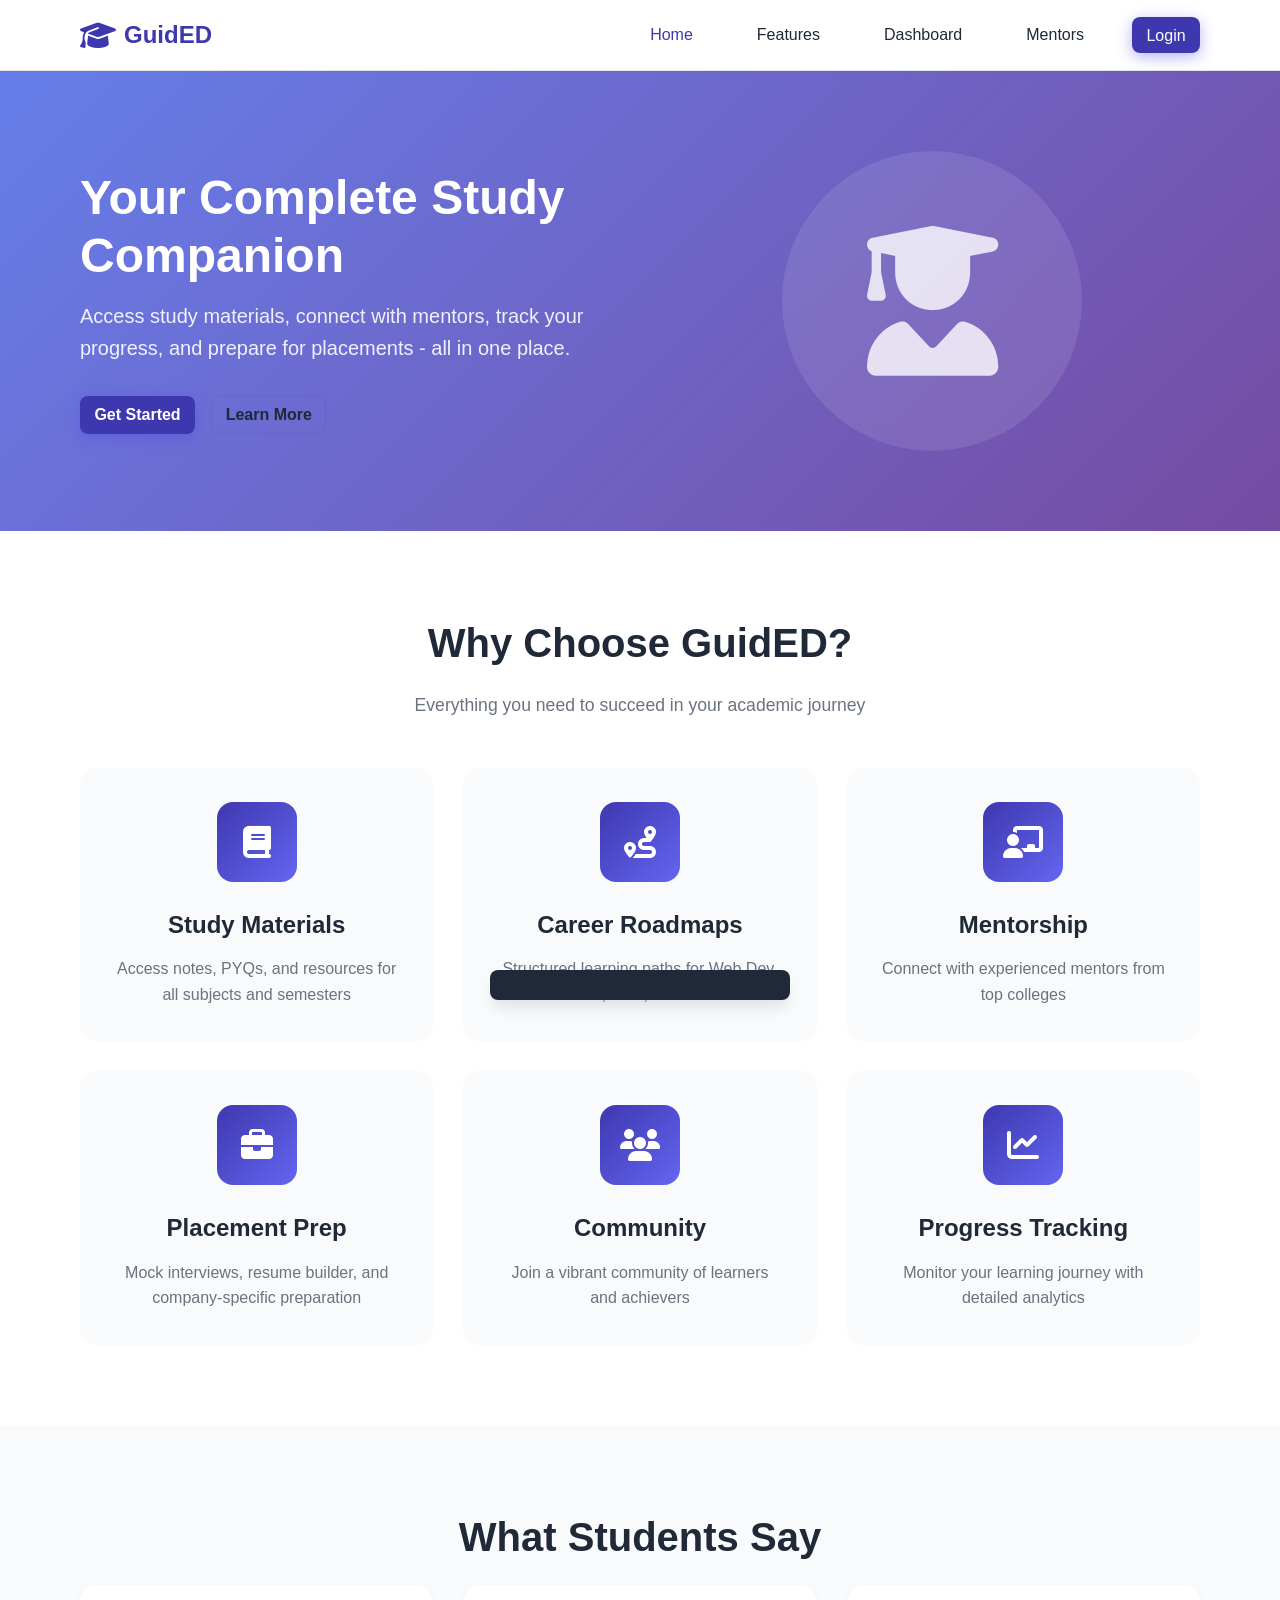
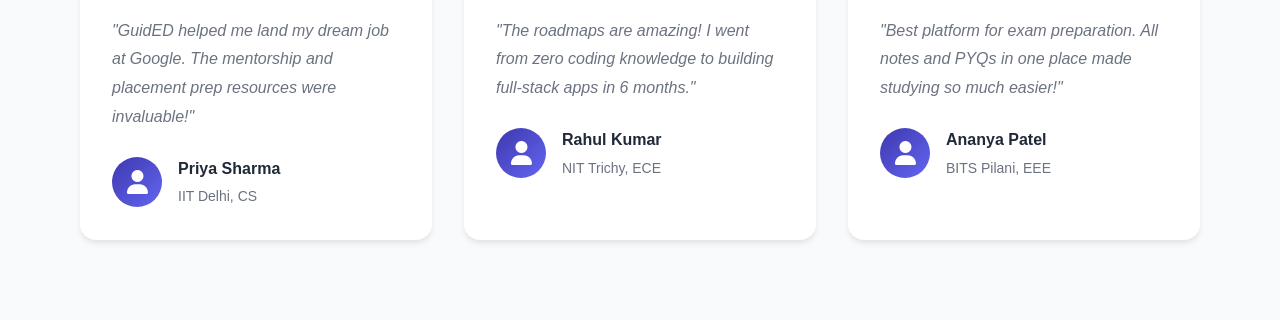
<file: index.html>
<!DOCTYPE html>
<html lang="en">
<head>
    <meta charset="UTF-8">
    <meta name="viewport" content="width=device-width, initial-scale=1.0">
    <title>GuidED - Your Student Success Platform</title>
    <link rel="stylesheet" href="style.css">
    <link rel="stylesheet" href="https://cdnjs.cloudflare.com/ajax/libs/font-awesome/6.4.0/css/all.min.css">
</head>
<body>
    <!-- Navigation Bar -->
    <nav class="navbar">
        <div class="container nav-container">
            <div class="logo">
                <i class="fas fa-graduation-cap"></i>
                <span>GuidED</span>
            </div>
            <ul class="nav-links" id="navLinks">
                <li><a href="#home" class="nav-link active">Home</a></li>
                <li><a href="#features" class="nav-link">Features</a></li>
                <li><a href="#dashboard" class="nav-link">Dashboard</a></li>
                <li><a href="#mentors" class="nav-link">Mentors</a></li>
                <li><a href="login.html" class="nav-link btn-primary">Login</a></li>
            </ul>
            <div class="hamburger" id="hamburger">
                <span></span>
                <span></span>
                <span></span>
            </div>
        </div>
    </nav>

    <!-- Landing Page -->
    <section id="home" class="hero-section">
        <div class="container hero-container">
            <div class="hero-content">
                <h1 class="hero-title">Your Complete Study Companion</h1>
                <p class="hero-subtitle">Access study materials, connect with mentors, track your progress, and prepare for placements - all in one place.</p>
                <div class="hero-buttons">
                    <button class="btn btn-primary" onclick="navigateTo('dashboard')">Get Started</button>
                    <button class="btn btn-secondary" onclick="navigateTo('features')">Learn More</button>
                </div>
            </div>
            <div class="hero-image">
                <div class="hero-illustration">
                    <i class="fas fa-user-graduate"></i>
                </div>
            </div>
        </div>
    </section>

    <!-- Features Section -->
    <section id="features" class="features-section">
        <div class="container">
            <h2 class="section-title">Why Choose GuidED?</h2>
            <p class="section-subtitle">Everything you need to succeed in your academic journey</p>
            <div class="features-grid">
                <div class="feature-card">
                    <div class="feature-icon">
                        <i class="fas fa-book"></i>
                    </div>
                    <h3>Study Materials</h3>
                    <p>Access notes, PYQs, and resources for all subjects and semesters</p>
                </div>
                <div class="feature-card">
                    <div class="feature-icon">
                        <i class="fas fa-route"></i>
                    </div>
                    <h3>Career Roadmaps</h3>
                    <p>Structured learning paths for Web Dev, AI/ML, DSA, and more</p>
                </div>
                <div class="feature-card">
                    <div class="feature-icon">
                        <i class="fas fa-chalkboard-teacher"></i>
                    </div>
                    <h3>Mentorship</h3>
                    <p>Connect with experienced mentors from top colleges</p>
                </div>
                <div class="feature-card">
                    <div class="feature-icon">
                        <i class="fas fa-briefcase"></i>
                    </div>
                    <h3>Placement Prep</h3>
                    <p>Mock interviews, resume builder, and company-specific preparation</p>
                </div>
                <div class="feature-card">
                    <div class="feature-icon">
                        <i class="fas fa-users"></i>
                    </div>
                    <h3>Community</h3>
                    <p>Join a vibrant community of learners and achievers</p>
                </div>
                <div class="feature-card">
                    <div class="feature-icon">
                        <i class="fas fa-chart-line"></i>
                    </div>
                    <h3>Progress Tracking</h3>
                    <p>Monitor your learning journey with detailed analytics</p>
                </div>
            </div>
        </div>
    </section>

    <!-- Testimonials Section -->
    <section class="testimonials-section">
        <div class="container">
            <h2 class="section-title">What Students Say</h2>
            <div class="testimonials-grid">
                <div class="testimonial-card">
                    <div class="testimonial-content">
                        <p>"GuidED helped me land my dream job at Google. The mentorship and placement prep resources were invaluable!"</p>
                    </div>
                    <div class="testimonial-author">
                        <div class="author-avatar">
                            <i class="fas fa-user"></i>
                        </div>
                        <div class="author-info">
                            <h4>Priya Sharma</h4>
                            <p>IIT Delhi, CS</p>
                        </div>
                    </div>
                </div>
                <div class="testimonial-card">
                    <div class="testimonial-content">
                        <p>"The roadmaps are amazing! I went from zero coding knowledge to building full-stack apps in 6 months."</p>
                    </div>
                    <div class="testimonial-author">
                        <div class="author-avatar">
                            <i class="fas fa-user"></i>
                        </div>
                        <div class="author-info">
                            <h4>Rahul Kumar</h4>
                            <p>NIT Trichy, ECE</p>
                        </div>
                    </div>
                </div>
                <div class="testimonial-card">
                    <div class="testimonial-content">
                        <p>"Best platform for exam preparation. All notes and PYQs in one place made studying so much easier!"</p>
                    </div>
                    <div class="testimonial-author">
                        <div class="author-avatar">
                            <i class="fas fa-user"></i>
                        </div>
                        <div class="author-info">
                            <h4>Ananya Patel</h4>
                            <p>BITS Pilani, EEE</p>
                        </div>
                    </div>
                </div>
            </div>
        </div>
    </section>

    <!-- Auth Page -->
    <section id="auth" class="auth-section hidden">
        <div class="container auth-container">
            <div class="auth-box">
                <div class="auth-header">
                    <h2 id="authTitle">Welcome Back</h2>
                    <p id="authSubtitle">Login to continue your journey</p>
                </div>
                <form id="authForm" class="auth-form">
                    <div class="form-group" id="nameGroup">
                        <label for="name">Full Name</label>
                        <input type="text" id="name" placeholder="Enter your name">
                        <span class="error-message"></span>
                    </div>
                    <div class="form-group">
                        <label for="email">Email Address</label>
                        <input type="email" id="email" placeholder="Enter your email" required>
                        <span class="error-message"></span>
                    </div>
                    <div class="form-group">
                        <label for="password">Password</label>
                        <input type="password" id="password" placeholder="Enter your password" required>
                        <span class="error-message"></span>
                    </div>
                    <button type="submit" class="btn btn-primary btn-full" id="authButton">Login</button>
                </form>
                <div class="auth-switch">
                    <p id="switchText">Don't have an account? <a href="#" id="switchLink">Sign Up</a></p>
                </div>
            </div>
        </div>
    </section>

    <!-- Dashboard Page -->
    <section id="dashboard" class="dashboard-section hidden">
        <div class="container dashboard-container">
            <div class="dashboard-header">
                <div class="welcome-section">
                    <h1>Welcome back, <span id="userName">Student</span>! 👋</h1>
                    <p>Here's what's happening with your studies today</p>
                </div>
                <button class="btn btn-secondary" onclick="navigateTo('home')">Logout</button>
            </div>

            <!-- Quick Links -->
            <div class="quick-links">
                <div class="quick-link-card" onclick="navigateTo('study-material')">
                    <div class="quick-link-icon">
                        <i class="fas fa-book-open"></i>
                    </div>
                    <h3>Notes & PYQs</h3>
                    <p>Access study materials</p>
                </div>
                <div class="quick-link-card" onclick="navigateTo('roadmap')">
                    <div class="quick-link-icon">
                        <i class="fas fa-map-marked-alt"></i>
                    </div>
                    <h3>Skill Roadmaps</h3>
                    <p>Follow learning paths</p>
                </div>
                <div class="quick-link-card" onclick="navigateTo('mentors')">
                    <div class="quick-link-icon">
                        <i class="fas fa-user-tie"></i>
                    </div>
                    <h3>Mentorship</h3>
                    <p>Connect with mentors</p>
                </div>
                <div class="quick-link-card" onclick="navigateTo('placement')">
                    <div class="quick-link-icon">
                        <i class="fas fa-laptop-code"></i>
                    </div>
                    <h3>Placement Prep</h3>
                    <p>Prepare for interviews</p>
                </div>
            </div>

            <!-- Progress Cards -->
            <div class="progress-section">
                <h2 class="section-title">Your Progress</h2>
                <div class="progress-grid">
                    <div class="progress-card">
                        <div class="progress-header">
                            <h3>Study Streak</h3>
                            <span class="progress-value">12 days</span>
                        </div>
                        <div class="progress-bar">
                            <div class="progress-fill" style="width: 75%"></div>
                        </div>
                        <p class="progress-subtitle">Keep it up! </p>
                    </div>
                    <div class="progress-card">
                        <div class="progress-header">
                            <h3>Courses Completed</h3>
                            <span class="progress-value">8/15</span>
                        </div>
                        <div class="progress-bar">
                            <div class="progress-fill" style="width: 53%"></div>
                        </div>
                        <p class="progress-subtitle">53% complete</p>
                    </div>
                    <div class="progress-card">
                        <div class="progress-header">
                            <h3>Mentor Sessions</h3>
                            <span class="progress-value">5</span>
                        </div>
                        <div class="progress-bar">
                            <div class="progress-fill" style="width: 100%"></div>
                        </div>
                        <p class="progress-subtitle">This month</p>
                    </div>
                </div>
            </div>

            <!-- Upcoming Tasks -->
            <div class="tasks-section">
                <h2 class="section-title">Upcoming Tasks</h2>
                <div class="tasks-list">
                    <div class="task-item">
                        <div class="task-icon">
                            <i class="fas fa-code"></i>
                        </div>
                        <div class="task-content">
                            <h4>Complete DSA Module 3</h4>
                            <p>Due in 2 days</p>
                        </div>
                        <span class="task-status status-pending">Pending</span>
                    </div>
                    <div class="task-item">
                        <div class="task-icon">
                            <i class="fas fa-calendar"></i>
                        </div>
                        <div class="task-content">
                            <h4>Mentor Session with Yuvraj</h4>
                            <p>Tomorrow at 4:00 PM</p>
                        </div>
                        <span class="task-status status-scheduled">Scheduled</span>
                    </div>
                    <div class="task-item">
                        <div class="task-icon">
                            <i class="fas fa-file-alt"></i>
                        </div>
                        <div class="task-content">
                            <h4>Update Resume</h4>
                            <p>Due in 5 days</p>
                        </div>
                        <span class="task-status status-pending">Pending</span>
                    </div>
                </div>
            </div>
        </div>
    </section>

    <!-- Roadmap Page -->
    <section id="roadmap" class="roadmap-section hidden">
        <div class="container">
            <div class="page-header">
                <h1>Career Roadmaps</h1>
                <p>Choose your path and start your journey</p>
                <button class="btn btn-secondary" onclick="navigateTo('dashboard')">Back to Dashboard</button>
            </div>
            <div class="roadmap-grid">
                <div class="roadmap-card" data-roadmap="webdev">
                    <div class="roadmap-header">
                        <div class="roadmap-icon">
                            <i class="fas fa-globe"></i>
                        </div>
                        <h3>Web Development</h3>
                    </div>
                    <p>Master frontend, backend, and full-stack development</p>
                    <button class="btn btn-outline expand-roadmap">View Roadmap</button>
                    <div class="roadmap-steps hidden">
                        <div class="step-item">
                            <span class="step-number">1</span>
                            <div class="step-content">
                                <h4>HTML & CSS Basics</h4>
                                <p>Learn the fundamentals of web structure and styling</p>
                            </div>
                        </div>
                        <div class="step-item">
                            <span class="step-number">2</span>
                            <div class="step-content">
                                <h4>JavaScript Essentials</h4>
                                <p>Master programming logic and DOM manipulation</p>
                            </div>
                        </div>
                        <div class="step-item">
                            <span class="step-number">3</span>
                            <div class="step-content">
                                <h4>React/Vue Framework</h4>
                                <p>Build modern single-page applications</p>
                            </div>
                        </div>
                        <div class="step-item">
                            <span class="step-number">4</span>
                            <div class="step-content">
                                <h4>Backend with Node.js</h4>
                                <p>Create APIs and server-side applications</p>
                            </div>
                        </div>
                        <div class="step-item">
                            <span class="step-number">5</span>
                            <div class="step-content">
                                <h4>Database & Deployment</h4>
                                <p>Learn MongoDB, SQL, and cloud deployment</p>
                            </div>
                        </div>
                    </div>
                </div>

                <div class="roadmap-card" data-roadmap="aiml">
                    <div class="roadmap-header">
                        <div class="roadmap-icon">
                            <i class="fas fa-brain"></i>
                        </div>
                        <h3>AI & Machine Learning</h3>
                    </div>
                    <p>Dive into artificial intelligence and data science</p>
                    <button class="btn btn-outline expand-roadmap">View Roadmap</button>
                    <div class="roadmap-steps hidden">
                        <div class="step-item">
                            <span class="step-number">1</span>
                            <div class="step-content">
                                <h4>Python Programming</h4>
                                <p>Master Python for data science and ML</p>
                            </div>
                        </div>
                        <div class="step-item">
                            <span class="step-number">2</span>
                            <div class="step-content">
                                <h4>Data Analysis & Visualization</h4>
                                <p>Learn NumPy, Pandas, and Matplotlib</p>
                            </div>
                        </div>
                        <div class="step-item">
                            <span class="step-number">3</span>
                            <div class="step-content">
                                <h4>Machine Learning Algorithms</h4>
                                <p>Understand supervised and unsupervised learning</p>
                            </div>
                        </div>
                        <div class="step-item">
                            <span class="step-number">4</span>
                            <div class="step-content">
                                <h4>Deep Learning & Neural Networks</h4>
                                <p>Explore TensorFlow and PyTorch</p>
                            </div>
                        </div>
                        <div class="step-item">
                            <span class="step-number">5</span>
                            <div class="step-content">
                                <h4>Real-world Projects</h4>
                                <p>Build and deploy ML models</p>
                            </div>
                        </div>
                    </div>
                </div>

                <div class="roadmap-card" data-roadmap="dsa">
                    <div class="roadmap-header">
                        <div class="roadmap-icon">
                            <i class="fas fa-project-diagram"></i>
                        </div>
                        <h3>Data Structures & Algorithms</h3>
                    </div>
                    <p>Ace coding interviews with strong DSA fundamentals</p>
                    <button class="btn btn-outline expand-roadmap">View Roadmap</button>
                    <div class="roadmap-steps hidden">
                        <div class="step-item">
                            <span class="step-number">1</span>
                            <div class="step-content">
                                <h4>Arrays & Strings</h4>
                                <p>Master basic data structures</p>
                            </div>
                        </div>
                        <div class="step-item">
                            <span class="step-number">2</span>
                            <div class="step-content">
                                <h4>Linked Lists & Stacks</h4>
                                <p>Understand linear data structures</p>
                            </div>
                        </div>
                        <div class="step-item">
                            <span class="step-number">3</span>
                            <div class="step-content">
                                <h4>Trees & Graphs</h4>
                                <p>Learn hierarchical and network structures</p>
                            </div>
                        </div>
                        <div class="step-item">
                            <span class="step-number">4</span>
                            <div class="step-content">
                                <h4>Dynamic Programming</h4>
                                <p>Solve complex optimization problems</p>
                            </div>
                        </div>
                        <div class="step-item">
                            <span class="step-number">5</span>
                            <div class="step-content">
                                <h4>Advanced Algorithms</h4>
                                <p>Master greedy, divide-and-conquer techniques</p>
                            </div>
                        </div>
                    </div>
                </div>

                <div class="roadmap-card" data-roadmap="blockchain">
                    <div class="roadmap-header">
                        <div class="roadmap-icon">
                            <i class="fas fa-link"></i>
                        </div>
                        <h3>Blockchain Development</h3>
                    </div>
                    <p>Build decentralized applications and smart contracts</p>
                    <button class="btn btn-outline expand-roadmap">View Roadmap</button>
                    <div class="roadmap-steps hidden">
                        <div class="step-item">
                            <span class="step-number">1</span>
                            <div class="step-content">
                                <h4>Blockchain Fundamentals</h4>
                                <p>Understand distributed ledger technology</p>
                            </div>
                        </div>
                        <div class="step-item">
                            <span class="step-number">2</span>
                            <div class="step-content">
                                <h4>Solidity Programming</h4>
                                <p>Learn smart contract development</p>
                            </div>
                        </div>
                        <div class="step-item">
                            <span class="step-number">3</span>
                            <div class="step-content">
                                <h4>Ethereum & Web3.js</h4>
                                <p>Build decentralized applications</p>
                            </div>
                        </div>
                        <div class="step-item">
                            <span class="step-number">4</span>
                            <div class="step-content">
                                <h4>DeFi & NFTs</h4>
                                <p>Explore decentralized finance and tokens</p>
                            </div>
                        </div>
                        <div class="step-item">
                            <span class="step-number">5</span>
                            <div class="step-content">
                                <h4>Security & Best Practices</h4>
                                <p>Learn secure smart contract development</p>
                            </div>
                        </div>
                    </div>
                </div>
            </div>
        </div>
    </section>

    <!-- Mentorship Page -->
    <section id="mentors" class="mentorship-section hidden">
        <div class="container">
            <div class="page-header">
                <h1>Find Your Mentor</h1>
                <p>Connect with experienced professionals and students</p>
                <button class="btn btn-secondary" onclick="navigateTo('dashboard')">Back to Dashboard</button>
            </div>

            <!-- Filters -->
            <div class="filters-section">
                <div class="filter-group">
                    <label>Domain</label>
                    <select id="domainFilter" class="filter-select">
                        <option value="all">All Domains</option>
                        <option value="webdev">Web Development</option>
                        <option value="aiml">AI/ML</option>
                        <option value="dsa">DSA</option>
                        <option value="blockchain">Blockchain</option>
                    </select>
                </div>
                <div class="filter-group">
                    <label>College</label>
                    <select id="collegeFilter" class="filter-select">
                        <option value="all">All Colleges</option>
                        <option value="iit">IIT</option>
                        <option value="nit">NIT</option>
                        <option value="bits">BITS</option>
                    </select>
                </div>
                <div class="filter-group">
                    <label>Experience</label>
                    <select id="experienceFilter" class="filter-select">
                        <option value="all">All Levels</option>
                        <option value="student">Student Mentor</option>
                        <option value="professional">Professional</option>
                    </select>
                </div>
            </div>

            <!-- Mentor Cards -->
            <div class="mentor-grid" id="mentorGrid">
                <div class="mentor-card" data-domain="webdev" data-college="iit" data-experience="professional">
                    <div class="mentor-avatar">
                        <i class="fas fa-user-circle"></i>
                    </div>
                    <div class="mentor-info">
                        <h3>Yuvraj</h3>
                        <p class="mentor-college">IIT Delhi, CS</p>
                        <div class="mentor-tags">
                            <span class="tag">Web Development</span>
                            <span class="tag">React</span>
                        </div>
                        <p class="mentor-bio">Senior Software Engineer at Microsoft with 5+ years of experience</p>
                    </div>
                    <button class="btn btn-primary" onclick="bookSession('Rajesh Kumar')">Book Session</button>
                </div>

                <div class="mentor-card" data-domain="aiml" data-college="nit" data-experience="professional">
                    <div class="mentor-avatar">
                        <i class="fas fa-user-circle"></i>
                    </div>
                    <div class="mentor-info">
                        <h3>Priya Sharma</h3>
                        <p class="mentor-college">NIT Trichy, CS</p>
                        <div class="mentor-tags">
                            <span class="tag">Machine Learning</span>
                            <span class="tag">Python</span>
                        </div>
                        <p class="mentor-bio">Data Scientist at Google, specializing in ML and AI</p>
                    </div>
                    <button class="btn btn-primary" onclick="bookSession('Priya Sharma')">Book Session</button>
                </div>

                <div class="mentor-card" data-domain="dsa" data-college="bits" data-experience="student">
                    <div class="mentor-avatar">
                        <i class="fas fa-user-circle"></i>
                    </div>
                    <div class="mentor-info">
                        <h3>Arjun Mehta</h3>
                        <p class="mentor-college">BITS Pilani, CS</p>
                        <div class="mentor-tags">
                            <span class="tag">DSA</span>
                            <span class="tag">Competitive Programming</span>
                        </div>
                        <p class="mentor-bio">4th year student, Codeforces Expert, Amazon intern</p>
                    </div>
                    <button class="btn btn-primary" onclick="bookSession('Arjun Mehta')">Book Session</button>
                </div>

                <div class="mentor-card" data-domain="blockchain" data-college="iit" data-experience="professional">
                    <div class="mentor-avatar">
                        <i class="fas fa-user-circle"></i>
                    </div>
                    <div class="mentor-info">
                        <h3>Neha Singh</h3>
                        <p class="mentor-college">IIT Bombay, CS</p>
                        <div class="mentor-tags">
                            <span class="tag">Blockchain</span>
                            <span class="tag">Solidity</span>
                        </div>
                        <p class="mentor-bio">Blockchain Developer at Polygon, Web3 enthusiast</p>
                    </div>
                    <button class="btn btn-primary" onclick="bookSession('Neha Singh')">Book Session</button>
                </div>

                <div class="mentor-card" data-domain="webdev" data-college="nit" data-experience="student">
                    <div class="mentor-avatar">
                        <i class="fas fa-user-circle"></i>
                    </div>
                    <div class="mentor-info">
                        <h3>Vikram Patel</h3>
                        <p class="mentor-college">NIT Surathkal, IT</p>
                        <div class="mentor-tags">
                            <span class="tag">Full Stack</span>
                            <span class="tag">Node.js</span>
                        </div>
                        <p class="mentor-bio">Final year student, Flipkart intern, Open source contributor</p>
                    </div>
                    <button class="btn btn-primary" onclick="bookSession('Vikram Patel')">Book Session</button>
                </div>

                <div class="mentor-card" data-domain="aiml" data-college="iit" data-experience="professional">
                    <div class="mentor-avatar">
                        <i class="fas fa-user-circle"></i>
                    </div>
                    <div class="mentor-info">
                        <h3>Ananya Reddy</h3>
                        <p class="mentor-college">IIT Madras, CS</p>
                        <div class="mentor-tags">
                            <span class="tag">Deep Learning</span>
                            <span class="tag">NLP</span>
                        </div>
                        <p class="mentor-bio">Research Scientist at OpenAI, PhD in ML</p>
                    </div>
                    <button class="btn btn-primary" onclick="bookSession('Ananya Reddy')">Book Session</button>
                </div>
            </div>
        </div>
    </section>

    <!-- Study Material Page -->
    <section id="study-material" class="study-material-section hidden">
        <div class="container">
            <div class="page-header">
                <h1>Study Materials</h1>
                <p>Access notes and previous year questions</p>
                <button class="btn btn-secondary" onclick="navigateTo('dashboard')">Back to Dashboard</button>
            </div>

            <div class="material-selectors">
                <div class="selector-group">
                    <label>Branch</label>
                    <select id="branchSelect" class="selector">
                        <option value="">Select Branch</option>
                        <option value="cse">Computer Science</option>
                        <option value="ece">Electronics & Communication</option>
                        <option value="ee">Electrical Engineering</option>
                        <option value="me">Mechanical Engineering</option>
                        <option value="ce">Civil Engineering</option>
                    </select>
                </div>
                <div class="selector-group">
                    <label>Semester</label>
                    <select id="semesterSelect" class="selector">
                        <option value="">Select Semester</option>
                        <option value="1">Semester 1</option>
                        <option value="2">Semester 2</option>
                        <option value="3">Semester 3</option>
                        <option value="4">Semester 4</option>
                        <option value="5">Semester 5</option>
                        <option value="6">Semester 6</option>
                        <option value="7">Semester 7</option>
                        <option value="8">Semester 8</option>
                    </select>
                </div>
            </div>

            <div id="materialsContainer" class="materials-container hidden">
                <h2 class="section-title">Available Materials</h2>
                <div class="materials-list">
                    <p style="text-align: center; padding: 40px; color: var(--text-light);">
                        Select a branch and semester to view available materials.
                    </p>
                </div>
            </div>
        </div>
    </section>

    <!-- Placement Prep Page -->
    <section id="placement" class="placement-section hidden">
        <div class="container">
            <div class="page-header">
                <h1>Placement Preparation</h1>
                <p>Prepare for interviews and land your dream job</p>
                <button class="btn btn-secondary" onclick="navigateTo('dashboard')">Back to Dashboard</button>
            </div>
            <p style="text-align: center; padding: 40px; color: var(--text-light);">
                Mock interviews, resume builder, and company-specific prep coming soon!
            </p>
        </div>
    </section>

    <!-- Notification Toast -->
    <div id="notificationToast" class="notification-toast"></div>

    <script src="script.js"></script>
</body>
</html>
</file>
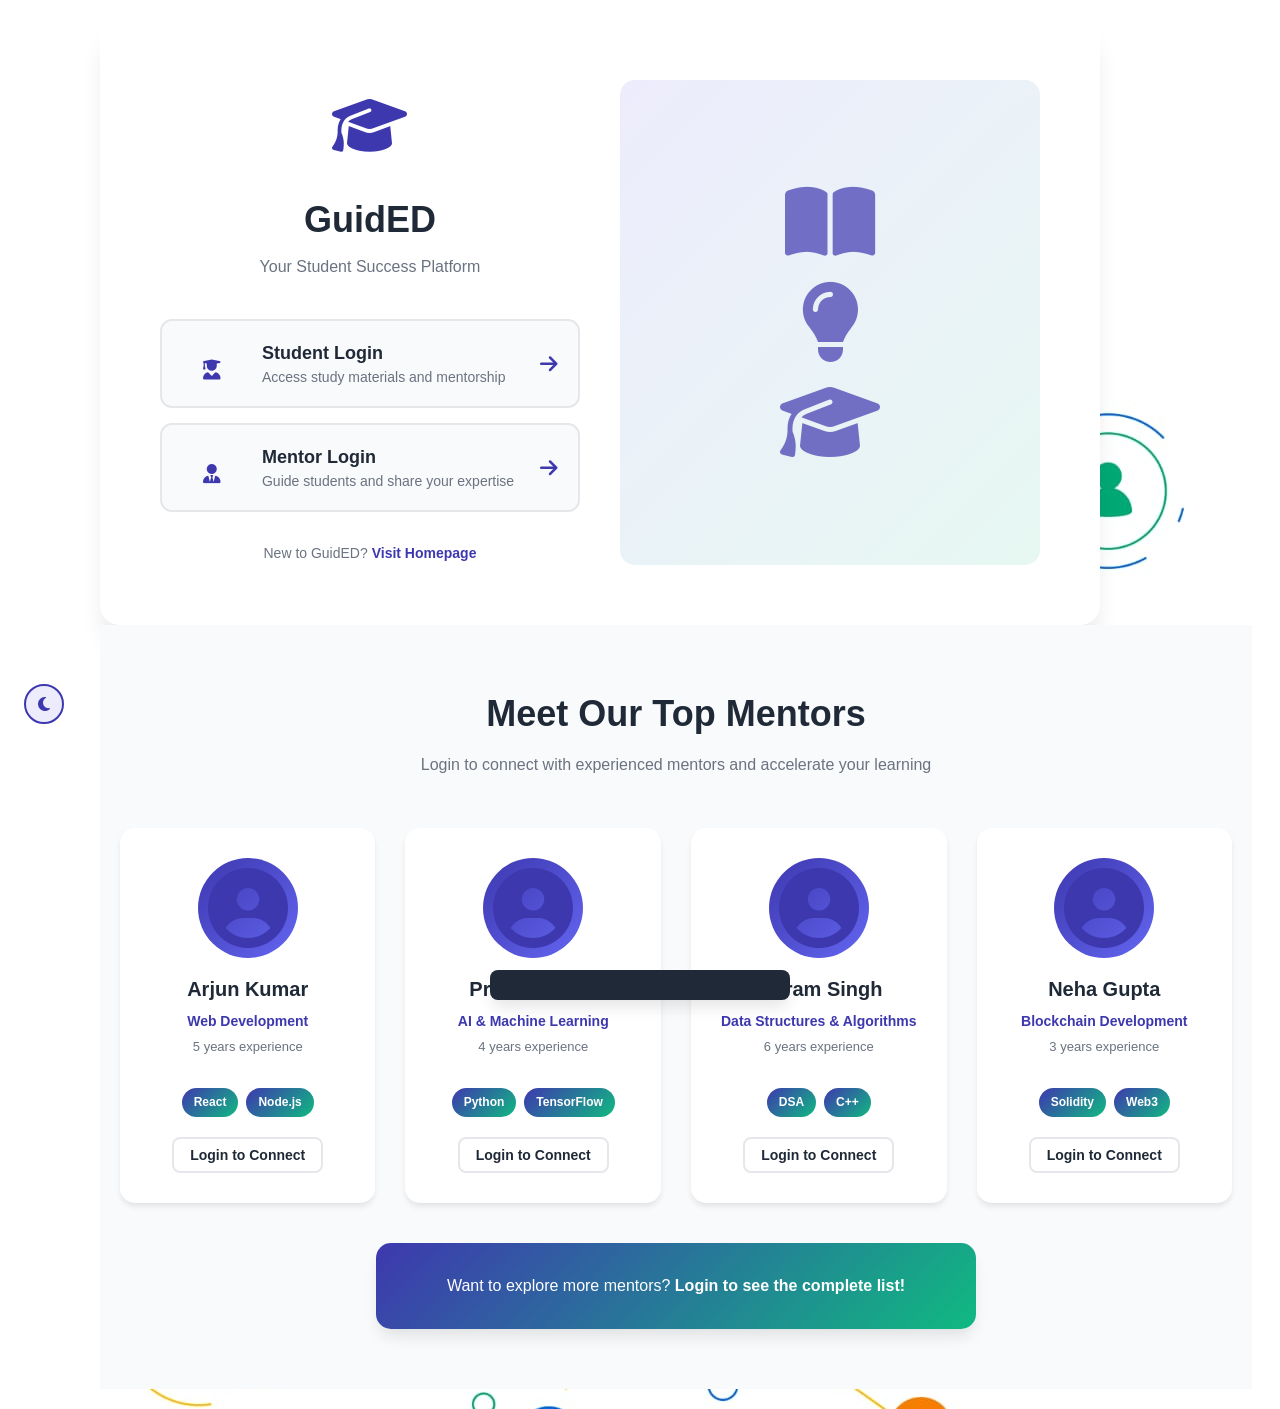
<file: login.html>
<!DOCTYPE html>
<html lang="en">
<head>
    <meta charset="UTF-8">
    <meta name="viewport" content="width=device-width, initial-scale=1.0">
    <title>GuidED - Login</title>
    <link rel="stylesheet" href="style.css">
    <link rel="stylesheet" href="https://cdnjs.cloudflare.com/ajax/libs/font-awesome/6.4.0/css/all.min.css">
</head>
<body class="login-page">
    <!-- Theme Toggle -->
    <button class="theme-toggle theme-toggle-navbar" onclick="toggleTheme()" title="Toggle Dark/Light Mode">
        <i class="fas fa-moon"></i>
    </button>

    <!-- Main Login Section -->
    <section id="mainLogin" class="main-login-section">
        <div class="login-container" >
            <div class="login-content">
                <div class="login-header">
                    <div class="logo-large">
                        <i class="fas fa-graduation-cap"></i>
                    </div>
                    <h1>GuidED</h1>
                    <p>Your Student Success Platform</p>
                </div>

                <div class="login-options">
                    <button class="login-option-btn" onclick="goToStudentLogin()">
                        <div class="option-icon">
                            <i class="fas fa-user-graduate"></i>
                        </div>
                        <div class="option-text">
                            <h3>Student Login</h3>
                            <p>Access study materials and mentorship</p>
                        </div>
                        <i class="fas fa-arrow-right"></i>
                    </button>

                    <button class="login-option-btn" onclick="goToMentorLogin()">
                        <div class="option-icon">
                            <i class="fas fa-user-tie"></i>
                        </div>
                        <div class="option-text">
                            <h3>Mentor Login</h3>
                            <p>Guide students and share your expertise</p>
                        </div>
                        <i class="fas fa-arrow-right"></i>
                    </button>
                </div>

                <div class="login-footer">
                    <p>New to GuidED? <a href="index.html">Visit Homepage</a></p>
                </div>
            </div>

            <div class="login-illustration">
                <div class="illustration-content">
                    <i class="fas fa-book-open"></i>
                    <i class="fas fa-lightbulb"></i>
                    <i class="fas fa-graduation-cap"></i>
                </div>
            </div>
        </div>

        <!-- Mentor Preview Section -->
        <div class="mentor-preview-section">
            <h2>Meet Our Top Mentors</h2>
            <p class="preview-subtitle">Login to connect with experienced mentors and accelerate your learning</p>
            
            <div class="mentor-preview-grid">
                <div class="mentor-preview-card">
                    <div class="mentor-avatar">
                        <i class="fas fa-user-circle"></i>
                    </div>
                    <h3>Arjun Kumar</h3>
                    <p class="mentor-expertise">Web Development</p>
                    <p class="mentor-experience">5 years experience</p>
                    <div class="mentor-tags">
                        <span class="tag">React</span>
                        <span class="tag">Node.js</span>
                    </div>
                    <button class="btn btn-sm btn-outline" onclick="goToStudentLogin()">
                        Login to Connect
                    </button>
                </div>

                <div class="mentor-preview-card">
                    <div class="mentor-avatar">
                        <i class="fas fa-user-circle"></i>
                    </div>
                    <h3>Priya Sharma</h3>
                    <p class="mentor-expertise">AI & Machine Learning</p>
                    <p class="mentor-experience">4 years experience</p>
                    <div class="mentor-tags">
                        <span class="tag">Python</span>
                        <span class="tag">TensorFlow</span>
                    </div>
                    <button class="btn btn-sm btn-outline" onclick="goToStudentLogin()">
                        Login to Connect
                    </button>
                </div>

                <div class="mentor-preview-card">
                    <div class="mentor-avatar">
                        <i class="fas fa-user-circle"></i>
                    </div>
                    <h3>Vikram Singh</h3>
                    <p class="mentor-expertise">Data Structures & Algorithms</p>
                    <p class="mentor-experience">6 years experience</p>
                    <div class="mentor-tags">
                        <span class="tag">DSA</span>
                        <span class="tag">C++</span>
                    </div>
                    <button class="btn btn-sm btn-outline" onclick="goToStudentLogin()">
                        Login to Connect
                    </button>
                </div>

                <div class="mentor-preview-card">
                    <div class="mentor-avatar">
                        <i class="fas fa-user-circle"></i>
                    </div>
                    <h3>Neha Gupta</h3>
                    <p class="mentor-expertise">Blockchain Development</p>
                    <p class="mentor-experience">3 years experience</p>
                    <div class="mentor-tags">
                        <span class="tag">Solidity</span>
                        <span class="tag">Web3</span>
                    </div>
                    <button class="btn btn-sm btn-outline" onclick="goToStudentLogin()">
                        Login to Connect
                    </button>
                </div>
            </div>

            <div class="mentor-preview-cta">
                <p>Want to explore more mentors? <strong>Login to see the complete list!</strong></p>
            </div>
        </div>
    </section>

    <!-- Student Login Section -->
    <section id="studentAuth" class="student-auth-section hidden">
        <div class="auth-container">
            <button class="back-btn" onclick="goToMainLogin()">
                <i class="fas fa-arrow-left"></i> Back
            </button>

            <div class="auth-box">
                <div class="auth-header">
                    <h2>Student Login</h2>
                    <p>Enter your details to access your dashboard</p>
                </div>

                <form id="studentLoginForm" class="auth-form">
                    <div class="form-group">
                        <label for="studentCollege">College Name *</label>
                        <select id="studentCollege" required>
                            <option value="">Select your college...</option>
                            <option value="IITD">IITD</option>
                            <option value="BITS Pilani">BITS Pilani</option>
                            <option value="NIT Delhi">NIT Delhi</option>
                            <option value="Delhi University">Delhi University</option>
                            <option value="IITK">IITK</option>
                        </select>
                        <span class="error-message"></span>
                    </div>

                    <div class="form-group">
                        <label for="studentEmail">Email Address *</label>
                        <input type="email" id="studentEmail" placeholder="Enter your email" required>
                        <span class="error-message"></span>
                    </div>

                    <div class="form-group">
                        <label for="studentPassword">Password *</label>
                        <input type="password" id="studentPassword" placeholder="Enter your password" required>
                        <span class="error-message"></span>
                    </div>

                    <button type="submit" class="btn btn-primary btn-full">Login</button>
                </form>

                <div class="auth-footer">
                    <p>Don't have an account? <a href="#" onclick="alert('Sign up feature coming soon!')">Sign Up</a></p>
                </div>
            </div>
        </div>
    </section>

    <!-- Mentor Login Section -->
    <section id="mentorAuth" class="mentor-auth-section hidden">
        <div class="auth-container">
            <button class="back-btn" onclick="goToMainLogin()">
                <i class="fas fa-arrow-left"></i> Back
            </button>

            <div class="auth-box">
                <div class="auth-header">
                    <h2>Mentor Login</h2>
                    <p>Enter your details to access mentor dashboard</p>
                </div>

                <form id="mentorLoginForm" class="auth-form">
                    <div class="form-group">
                        <label for="mentorCollege">College Name *</label>
                        <select id="mentorCollege" required>
                            <option value="">Select your college...</option>
                            <option value="IITD">IITD</option>
                            <option value="BITS Pilani">BITS Pilani</option>
                            <option value="IITB">IITB</option>
                            <option value="Delhi University">Delhi University</option>
                            <option value="NIT Delhi">NIT Delhi</option>
                        </select>
                        <span class="error-message"></span>
                    </div>

                    <div class="form-group">
                        <label for="mentorEmail">Email Address *</label>
                        <input type="email" id="mentorEmail" placeholder="Enter your email" required>
                        <span class="error-message"></span>
                    </div>

                    <div class="form-group">
                        <label for="mentorPassword">Password *</label>
                        <input type="password" id="mentorPassword" placeholder="Enter your password" required>
                        <span class="error-message"></span>
                    </div>

                    <button type="submit" class="btn btn-primary btn-full">Login</button>
                </form>

                <div class="auth-footer">
                    <p>New mentor? <a href="#" onclick="alert('Registration feature coming soon!')">Register</a></p>
                </div>
            </div>
        </div>
    </section>

    <!-- Notification Toast -->
    <div id="notificationToast" class="notification-toast"></div>

    <script src="data.js"></script>
    <script src="login-script.js"></script>
</body>
</html>
</file>
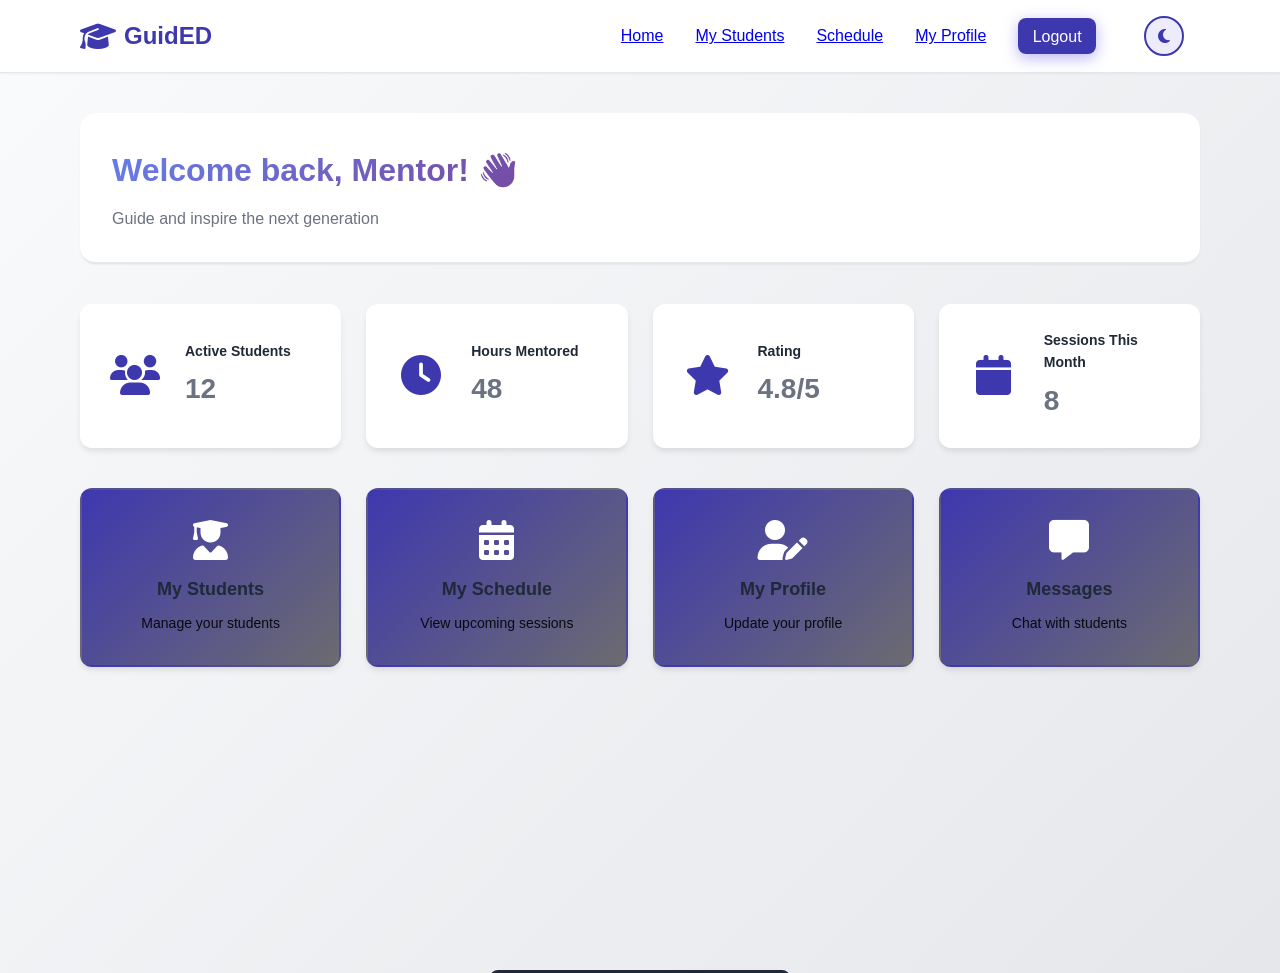
<file: mentor-dashboard.html>
<!DOCTYPE html>
<html lang="en">
<head>
    <meta charset="UTF-8">
    <meta name="viewport" content="width=device-width, initial-scale=1.0">
    <title>Mentor Dashboard - GuidED</title>
    <link rel="stylesheet" href="style.css">
    <link rel="stylesheet" href="https://cdnjs.cloudflare.com/ajax/libs/font-awesome/6.4.0/css/all.min.css">
</head>
<body>
    <!-- Navigation -->
    <nav class="navbar">
        <div class="container nav-container">
            <div class="logo">
                <i class="fas fa-graduation-cap"></i>
                <span>GuidED</span>
            </div>
            <ul class="nav-links">
                <li><a href="#" onclick="navigateMentorPage('home')">Home</a></li>
                <li><a href="#" onclick="navigateMentorPage('students')">My Students</a></li>
                <li><a href="#" onclick="navigateMentorPage('schedule')">Schedule</a></li>
                <li><a href="#" onclick="navigateMentorPage('profile')">My Profile</a></li>
                <li><a href="#" onclick="mentorLogout()" class="nav-link btn-primary">Logout</a></li>
            </ul>
            <button class="theme-toggle" onclick="toggleTheme()" title="Toggle Dark/Light Mode">
                <i class="fas fa-moon"></i>
            </button>
        </div>
    </nav>

    <!-- Main Content -->
    <div class="mentor-dashboard">
        <!-- Home Page -->
        <section id="mentorHome" class="dashboard-section">
            <div class="container">
                <div class="dashboard-header">
                    <div class="welcome-section">
                        <h1>Welcome back, <span id="mentorName">Mentor</span>! 👋</h1>
                        <p>Guide and inspire the next generation</p>
                    </div>
                </div>

                <!-- Mentor Stats -->
                <div class="stats-grid">
                    <div class="stat-card">
                        <div class="stat-icon">
                            <i class="fas fa-users"></i>
                        </div>
                        <div class="stat-content">
                            <h3>Active Students</h3>
                            <p class="stat-value">12</p>
                        </div>
                    </div>
                    <div class="stat-card">
                        <div class="stat-icon">
                            <i class="fas fa-clock"></i>
                        </div>
                        <div class="stat-content">
                            <h3>Hours Mentored</h3>
                            <p class="stat-value">48</p>
                        </div>
                    </div>
                    <div class="stat-card">
                        <div class="stat-icon">
                            <i class="fas fa-star"></i>
                        </div>
                        <div class="stat-content">
                            <h3>Rating</h3>
                            <p class="stat-value">4.8/5</p>
                        </div>
                    </div>
                    <div class="stat-card">
                        <div class="stat-icon">
                            <i class="fas fa-calendar"></i>
                        </div>
                        <div class="stat-content">
                            <h3>Sessions This Month</h3>
                            <p class="stat-value">8</p>
                        </div>
                    </div>
                </div>

                <!-- Quick Actions -->
                <div class="quick-links-grid">
                    <div class="quick-link-card" onclick="currentPage='students'; loadMentorPage()">
                        <i class="fas fa-user-graduate"></i>
                        <h3>My Students</h3>
                        <p>Manage your students</p>
                    </div>
                    <div class="quick-link-card" onclick="currentPage='schedule'; loadMentorPage()">
                        <i class="fas fa-calendar-alt"></i>
                        <h3>My Schedule</h3>
                        <p>View upcoming sessions</p>
                    </div>
                    <div class="quick-link-card" onclick="currentPage='profile'; loadMentorPage()">
                        <i class="fas fa-user-edit"></i>
                        <h3>My Profile</h3>
                        <p>Update your profile</p>
                    </div>
                    <div class="quick-link-card">
                        <i class="fas fa-message"></i>
                        <h3>Messages</h3>
                        <p>Chat with students</p>
                    </div>
                </div>
            </div>
        </section>

        <!-- My Students -->
        <section id="mentorStudents" class="dashboard-section hidden">
            <div class="container">
                <h2>My Students</h2>
                <p class="subtitle">Manage and support your mentees</p>

                <div class="students-grid">
                    <div class="student-card">
                        <div class="student-header">
                            <div class="student-avatar">
                                <i class="fas fa-user-circle"></i>
                            </div>
                            <div class="student-info">
                                <h3>Arjun Patel</h3>
                                <p>CSE - 2nd Year</p>
                            </div>
                        </div>
                        <div class="student-details">
                            <p><strong>Goal:</strong> Web Development</p>
                            <p><strong>Last Session:</strong> 2 days ago</p>
                            <p><strong>Progress:</strong> 70%</p>
                        </div>
                        <button class="btn btn-primary" onclick="openScheduleSessionModal()">Schedule Session</button>
                    </div>

                    <div class="student-card">
                        <div class="student-header">
                            <div class="student-avatar">
                                <i class="fas fa-user-circle"></i>
                            </div>
                            <div class="student-info">
                                <h3>Pooja Singh</h3>
                                <p>ECE - 1st Year</p>
                            </div>
                        </div>
                        <div class="student-details">
                            <p><strong>Goal:</strong> Machine Learning</p>
                            <p><strong>Last Session:</strong> 1 week ago</p>
                            <p><strong>Progress:</strong> 45%</p>
                        </div>
                        <button class="btn btn-primary" onclick="openScheduleSessionModal()">Schedule Session</button>
                    </div>

                    <div class="student-card">
                        <div class="student-header">
                            <div class="student-avatar">
                                <i class="fas fa-user-circle"></i>
                            </div>
                            <div class="student-info">
                                <h3>Rohit Sharma</h3>
                                <p>CSE - 3rd Year</p>
                            </div>
                        </div>
                        <div class="student-details">
                            <p><strong>Goal:</strong> Data Structures</p>
                            <p><strong>Last Session:</strong> Today</p>
                            <p><strong>Progress:</strong> 85%</p>
                        </div>
                        <button class="btn btn-primary" onclick="openScheduleSessionModal()">Schedule Session</button>
                    </div>

                    <div class="student-card">
                        <div class="student-header">
                            <div class="student-avatar">
                                <i class="fas fa-user-circle"></i>
                            </div>
                            <div class="student-info">
                                <h3>Nikita Verma</h3>
                                <p>EE - 2nd Year</p>
                            </div>
                        </div>
                        <div class="student-details">
                            <p><strong>Goal:</strong> Placement Prep</p>
                            <p><strong>Last Session:</strong> 3 days ago</p>
                            <p><strong>Progress:</strong> 60%</p>
                        </div>
                        <button class="btn btn-primary" onclick="openScheduleSessionModal()">Schedule Session</button>
                    </div>
                </div>
            </div>
        </section>

        <!-- Schedule -->
        <section id="mentorSchedule" class="dashboard-section hidden">
            <div class="container">
                <h2>My Schedule</h2>
                <p class="subtitle">Manage your mentoring sessions</p>

                <!-- Schedule Filters -->
                <div class="schedule-filters">
                    <div class="filter-group">
                        <label>View:</label>
                        <select id="scheduleFilter" onchange="filterSchedule()">
                            <option value="all">All Sessions</option>
                            <option value="upcoming">Upcoming</option>
                            <option value="today">Today</option>
                            <option value="week">This Week</option>
                            <option value="completed">Completed</option>
                        </select>
                    </div>
                    <button class="btn btn-primary" onclick="openScheduleSessionModal()">
                        <i class="fas fa-plus"></i> Schedule New Session
                    </button>
                </div>

                <!-- Sessions Stats -->
                <div class="sessions-stats">
                    <div class="stat-mini">
                        <span class="stat-label">Today</span>
                        <span class="stat-number">2</span>
                    </div>
                    <div class="stat-mini">
                        <span class="stat-label">This Week</span>
                        <span class="stat-number">8</span>
                    </div>
                    <div class="stat-mini">
                        <span class="stat-label">Total Hours</span>
                        <span class="stat-number">24</span>
                    </div>
                    <div class="stat-mini">
                        <span class="stat-label">Completion Rate</span>
                        <span class="stat-number">98%</span>
                    </div>
                </div>

                <!-- Upcoming Sessions -->
                <div class="upcoming-sessions-section">
                    <h3><i class="fas fa-calendar-check"></i> Upcoming Sessions</h3>
                    
                    <div class="session-item-new" onclick="showSessionDetail('Today', '4:00 PM', 'Arjun Patel', 'CSE - 2nd Year', 'Web Development - JavaScript', '1 hour', 'Video Call', 'Confirmed', 'https://meet.google.com/xyz-abc-def', '123456', 'Google Meet', 'This session is for reviewing JavaScript concepts. Student has basic knowledge and needs help with advanced concepts like callbacks and promises.')">
                        <div class="session-header">
                            <div class="date-box-new">
                                <span class="day">Today</span>
                                <span class="time">4:00 PM</span>
                            </div>
                            <div class="session-title">
                                <h4>Arjun Patel</h4>
                                <p class="student-info">CSE - 2nd Year</p>
                            </div>
                        </div>
                        <p class="session-topic">
                            <i class="fas fa-book"></i> Web Development - JavaScript
                        </p>
                        <div class="session-meta-new">
                            <span><i class="fas fa-clock"></i> 1 hour</span>
                            <span><i class="fas fa-video"></i> Video Call</span>
                        </div>
                        <div class="session-actions-new">
                            <button class="btn btn-sm btn-primary" onclick="joinSession('Arjun Patel')">
                                <i class="fas fa-phone-alt"></i> Join Call
                            </button>
                            <button class="btn btn-sm btn-outline" onclick="rescheduleSession('Arjun Patel')">
                                <i class="fas fa-calendar"></i> Reschedule
                            </button>
                            <button class="btn btn-sm btn-outline" onclick="cancelSession('Arjun Patel')">
                                <i class="fas fa-times"></i> Cancel
                            </button>
                        </div>
                    </div>

                    <div class="session-item-new" onclick="showSessionDetail('Tomorrow', '2:00 PM', 'Pooja Singh', 'ECE - 1st Year', 'Machine Learning - Neural Networks', '1.5 hours', 'Video Call', 'Confirmed', 'https://meet.google.com/abc-def-xyz', '654321', 'Google Meet', 'Student needs help understanding neural network concepts including forward propagation, backpropagation, and various activation functions.')">
                        <div class="session-header">
                            <div class="date-box-new">
                                <span class="day">Tomorrow</span>
                                <span class="time">2:00 PM</span>
                            </div>
                            <div class="session-title">
                                <h4>Pooja Singh</h4>
                                <p class="student-info">ECE - 1st Year</p>
                            </div>
                        </div>
                        <p class="session-topic">
                            <i class="fas fa-brain"></i> Machine Learning - Neural Networks
                        </p>
                        <div class="session-meta-new">
                            <span><i class="fas fa-clock"></i> 1.5 hours</span>
                            <span><i class="fas fa-video"></i> Video Call</span>
                        </div>
                        <div class="session-actions-new">
                            <button class="btn btn-sm btn-primary" onclick="joinSession('Pooja Singh')">
                                <i class="fas fa-phone-alt"></i> Join Call
                            </button>
                            <button class="btn btn-sm btn-outline" onclick="rescheduleSession('Pooja Singh')">
                                <i class="fas fa-calendar"></i> Reschedule
                            </button>
                            <button class="btn btn-sm btn-outline" onclick="cancelSession('Pooja Singh')">
                                <i class="fas fa-times"></i> Cancel
                            </button>
                        </div>
                    </div>

                    <div class="session-item-new" onclick="showSessionDetail('Dec 18', '5:30 PM', 'Rohit Sharma', 'CSE - 3rd Year', 'DSA - Tree Traversal', '1 hour', 'Video Call', 'Confirmed', 'https://meet.google.com/def-xyz-abc', '789012', 'Google Meet', 'Session focused on tree data structures. Student needs practice with different traversal methods including inorder, preorder, postorder and level-order traversals.')">
                        <div class="session-header">
                            <div class="date-box-new">
                                <span class="day">Dec 18</span>
                                <span class="time">5:30 PM</span>
                            </div>
                            <div class="session-title">
                                <h4>Rohit Sharma</h4>
                                <p class="student-info">CSE - 3rd Year</p>
                            </div>
                        </div>
                        <p class="session-topic">
                            <i class="fas fa-code"></i> DSA - Tree Traversal
                        </p>
                        <div class="session-meta-new">
                            <span><i class="fas fa-clock"></i> 1 hour</span>
                            <span><i class="fas fa-video"></i> Video Call</span>
                        </div>
                        <div class="session-actions-new">
                            <button class="btn btn-sm btn-primary" onclick="joinSession('Rohit Sharma')">
                                <i class="fas fa-phone-alt"></i> Join Call
                            </button>
                            <button class="btn btn-sm btn-outline" onclick="rescheduleSession('Rohit Sharma')">
                                <i class="fas fa-calendar"></i> Reschedule
                            </button>
                            <button class="btn btn-sm btn-outline" onclick="cancelSession('Rohit Sharma')">
                                <i class="fas fa-times"></i> Cancel
                            </button>
                        </div>
                    </div>
                </div>

                <!-- Weekly Schedule -->
                <div class="weekly-schedule-section">
                    <h3><i class="fas fa-calendar-alt"></i> Weekly Schedule</h3>
                    <div class="week-schedule-grid">
                        <div class="day-slot">
                            <h4>Monday</h4>
                            <div class="time-slots">
                                <div class="time-slot">
                                    <span class="slot-time">10:00 AM</span>
                                    <span class="slot-student">Arjun</span>
                                    <span class="slot-status confirmed">Confirmed</span>
                                </div>
                                <div class="time-slot">
                                    <span class="slot-time">3:00 PM</span>
                                    <span class="slot-student">Nikita</span>
                                    <span class="slot-status pending">Pending</span>
                                </div>
                            </div>
                        </div>
                        <div class="day-slot">
                            <h4>Tuesday</h4>
                            <div class="time-slots">
                                <div class="time-slot">
                                    <span class="slot-time">2:00 PM</span>
                                    <span class="slot-student">Pooja</span>
                                    <span class="slot-status confirmed">Confirmed</span>
                                </div>
                            </div>
                        </div>
                        <div class="day-slot">
                            <h4>Wednesday</h4>
                            <div class="time-slots">
                                <div class="time-slot">
                                    <span class="slot-time">4:00 PM</span>
                                    <span class="slot-student">Rohit</span>
                                    <span class="slot-status confirmed">Confirmed</span>
                                </div>
                            </div>
                        </div>
                        <div class="day-slot">
                            <h4>Thursday</h4>
                            <div class="time-slots">
                                <p class="no-slots">No sessions</p>
                            </div>
                        </div>
                        <div class="day-slot">
                            <h4>Friday</h4>
                            <div class="time-slots">
                                <div class="time-slot">
                                    <span class="slot-time">11:00 AM</span>
                                    <span class="slot-student">Vikram</span>
                                    <span class="slot-status confirmed">Confirmed</span>
                                </div>
                            </div>
                        </div>
                        <div class="day-slot">
                            <h4>Saturday</h4>
                            <div class="time-slots">
                                <div class="time-slot">
                                    <span class="slot-time">5:00 PM</span>
                                    <span class="slot-student">Priya</span>
                                    <span class="slot-status confirmed">Confirmed</span>
                                </div>
                            </div>
                        </div>
                        <div class="day-slot">
                            <h4>Sunday</h4>
                            <div class="time-slots">
                                <p class="no-slots">Day off</p>
                            </div>
                        </div>
                    </div>
                </div>
            </div>
        </section>

        <!-- Profile -->
        <section id="mentorProfile" class="dashboard-section hidden">
            <div class="container">
                <h2>My Profile</h2>

                <div class="profile-section">
                    <h3>Basic Information</h3>
                    <div class="form-group">
                        <label>Full Name</label>
                        <input type="text" id="mentorNameInput" placeholder="Enter your name">
                    </div>
                    <div class="form-group">
                        <label>Email</label>
                        <input type="email" id="mentorEmailInput" placeholder="Enter your email">
                    </div>
                    <div class="form-group">
                        <label>Expertise</label>
                        <input type="text" id="mentorExpertiseInput" placeholder="Your area of expertise" disabled>
                    </div>
                    <div class="form-group">
                        <label>Experience (Years)</label>
                        <input type="number" id="mentorExperienceInput" placeholder="Years of experience" disabled>
                    </div>
                    <button class="btn btn-primary" onclick="saveMentorProfile()">Save Changes</button>
                </div>

                <div class="profile-section">
                    <h3>Bio</h3>
                    <div class="form-group">
                        <label>About You</label>
                        <textarea placeholder="Tell students about yourself..." rows="5"></textarea>
                    </div>
                    <button class="btn btn-primary">Save Bio</button>
                </div>

                <div class="profile-section">
                    <h3>Availability</h3>
                    <div class="availability-grid">
                        <div class="availability-item">
                            <label>
                                <input type="checkbox" checked> Monday (2:00 PM - 7:00 PM)
                            </label>
                        </div>
                        <div class="availability-item">
                            <label>
                                <input type="checkbox" checked> Wednesday (3:00 PM - 8:00 PM)
                            </label>
                        </div>
                        <div class="availability-item">
                            <label>
                                <input type="checkbox"> Friday (4:00 PM - 9:00 PM)
                            </label>
                        </div>
                        <div class="availability-item">
                            <label>
                                <input type="checkbox"> Saturday (10:00 AM - 5:00 PM)
                            </label>
                        </div>
                    </div>
                    <button class="btn btn-primary">Save Availability</button>
                </div>
            </div>
        </section>
    </div>

    <!-- Session Detail Modal -->
    <div id="sessionModal" class="modal hidden">
        <div class="modal-content">
            <button class="modal-close" onclick="closeSessionModal()">
                <i class="fas fa-times"></i>
            </button>
            <div class="session-detail">
                <div class="detail-header">
                    <div class="detail-date-box">
                        <span class="detail-day" id="detailDay">Today</span>
                        <span class="detail-time" id="detailTime">4:00 PM</span>
                    </div>
                    <div class="detail-title">
                        <h2 id="detailStudentName">Arjun Patel</h2>
                        <p id="detailStudentInfo">CSE - 2nd Year</p>
                    </div>
                </div>

                <div class="detail-section">
                    <h3>Session Details</h3>
                    <div class="detail-grid">
                        <div class="detail-item">
                            <span class="detail-label">
                                <i class="fas fa-book"></i> Topic
                            </span>
                            <span class="detail-value" id="detailTopic">Web Development - JavaScript</span>
                        </div>
                        <div class="detail-item">
                            <span class="detail-label">
                                <i class="fas fa-clock"></i> Duration
                            </span>
                            <span class="detail-value" id="detailDuration">1 hour</span>
                        </div>
                        <div class="detail-item">
                            <span class="detail-label">
                                <i class="fas fa-video"></i> Type
                            </span>
                            <span class="detail-value" id="detailType">Video Call</span>
                        </div>
                        <div class="detail-item">
                            <span class="detail-label">
                                <i class="fas fa-check-circle"></i> Status
                            </span>
                            <span class="detail-value" id="detailStatus">Confirmed</span>
                        </div>
                    </div>
                </div>

                <div class="detail-section">
                    <h3>Meeting Information</h3>
                    <div class="meeting-info">
                        <p><strong>Meeting Link:</strong> <span id="meetingLink">https://meet.google.com/xyz-abc-def</span></p>
                        <p><strong>Password:</strong> <span id="meetingPassword">123456</span></p>
                        <p><strong>Platform:</strong> <span id="meetingPlatform">Google Meet</span></p>
                    </div>
                </div>

                <div class="detail-section">
                    <h3>Student Notes</h3>
                    <p id="studentNotes">This session is for reviewing JavaScript concepts. Student has basic knowledge and needs help with advanced concepts like callbacks and promises.</p>
                </div>

                <div class="detail-actions">
                    <button class="btn btn-primary" onclick="joinSessionDetail()">
                        <i class="fas fa-phone-alt"></i> Join Call Now
                    </button>
                    <button class="btn btn-outline" onclick="rescheduleSessionDetail()">
                        <i class="fas fa-calendar"></i> Reschedule
                    </button>
                    <button class="btn btn-outline" onclick="cancelSessionDetail()">
                        <i class="fas fa-times"></i> Cancel Session
                    </button>
                </div>
            </div>
        </div>
    </div>

    <!-- Notification Toast -->
    <div id="notificationToast" class="notification-toast"></div>

    <!-- Schedule Session Modal -->
    <div id="scheduleSessionModal" class="modal hidden">
        <div class="modal-content">
            <button class="modal-close" onclick="closeScheduleSessionModal()"><i class="fas fa-times"></i></button>
            <div class="session-detail">
                <div class="detail-header">
                    <h2>Schedule Session</h2>
                </div>

                <form id="scheduleSessionForm" class="schedule-form">
                    <div class="form-group">
                        <label for="scheduleStudentSelect">Select Student *</label>
                        <select id="scheduleStudentSelect" required>
                            <option value="">Choose a student...</option>
                            <option value="STU001|Arjun Patel">Arjun Patel (STU001)</option>
                            <option value="STU002|Pooja Singh">Pooja Singh (STU002)</option>
                            <option value="STU003|Rohit Sharma">Rohit Sharma (STU003)</option>
                            <option value="STU004|Neha Gupta">Neha Gupta (STU004)</option>
                            <!-- <option value="STU005|Vikram Kumar">Vikram Kumar (STU005)</option> -->
                        </select>
                    </div>

                    <div class="form-row">
                        <div class="form-group">
                            <label for="scheduleDate">Date *</label>
                            <input type="date" id="scheduleDate" required>
                        </div>
                        <div class="form-group">
                            <label for="scheduleTime">Time *</label>
                            <input type="time" id="scheduleTime" required>
                        </div>
                    </div>

                    <div class="form-group">
                        <label for="scheduleTopic">Topic *</label>
                        <input type="text" id="scheduleTopic" placeholder="e.g., Web Development - JavaScript" required>
                    </div>

                    <div class="form-group">
                        <label for="scheduleDuration">Duration *</label>
                        <select id="scheduleDuration" required>
                            <option value="">Select duration...</option>
                            <option value="30 minutes">30 minutes</option>
                            <option value="1 hour">1 hour</option>
                            <option value="1.5 hours">1.5 hours</option>
                            <option value="2 hours">2 hours</option>
                        </select>
                    </div>

                    <div class="detail-actions">
                        <button type="submit" class="btn btn-primary">
                            <i class="fas fa-calendar-check"></i> Schedule Session
                        </button>
                        <button type="button" class="btn btn-outline" onclick="closeScheduleSessionModal()">Cancel</button>
                    </div>
                </form>
            </div>
        </div>
    </div>

    <script src="data.js"></script>
    <script src="mentor-dashboard.js"></script>
</body>
</html>
</file>
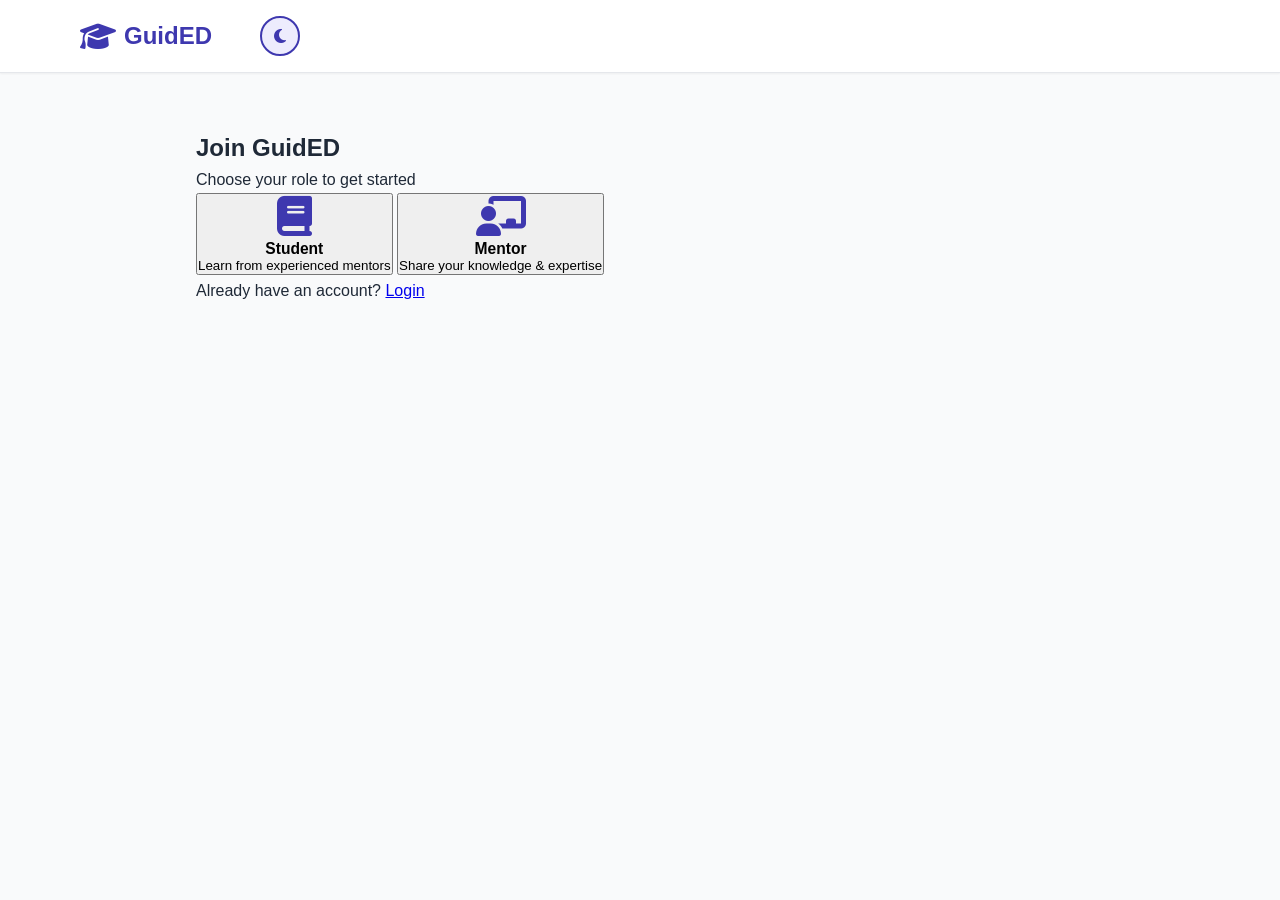
<file: signup.html>
<!DOCTYPE html>
<html lang="en">

<head>
    <meta charset="UTF-8">
    <meta name="viewport" content="width=device-width, initial-scale=1.0">
    <title>Sign Up - GuidED</title>
    <link rel="stylesheet" href="style.css">
    <link rel="stylesheet" href="https://cdnjs.cloudflare.com/ajax/libs/font-awesome/6.4.0/css/all.min.css">
</head>

<body>
    <!-- Navigation -->
    <nav class="navbar">
        <div class="container nav-container">
            <div class="logo">
                <i class="fas fa-graduation-cap"></i>
                <span>GuidED</span>
            </div>
            <button class="theme-toggle" onclick="toggleTheme()" title="Toggle Dark/Light Mode">
                <i class="fas fa-moon"></i>
            </button>
        </div>
    </nav>

    <!-- Main Content -->
    <div class="signup-container">
        <!-- Main Signup Selection -->
        <section id="mainSignup" class="signup-section">
            <div class="signup-box">
                <div class="signup-header">
                    <h1>Join GuidED</h1>
                    <p>Choose your role to get started</p>
                </div>

                <div class="signup-options">
                    <button class="signup-option-btn" onclick="goToStudentSignup()">
                        <div class="option-icon">
                            <i class="fas fa-book"></i>
                        </div>
                        <h3>Student</h3>
                        <p>Learn from experienced mentors</p>
                    </button>

                    <button class="signup-option-btn" onclick="goToMentorSignup()">
                        <div class="option-icon">
                            <i class="fas fa-chalkboard-user"></i>
                        </div>
                        <h3>Mentor</h3>
                        <p>Share your knowledge & expertise</p>
                    </button>
                </div>

                <div class="signup-footer">
                    <p>Already have an account? <a href="login.html">Login</a></p>
                </div>
            </div>
        </section>

        <!-- Student Signup Section -->
        <section id="studentSignup" class="signup-section hidden">
            <div class="signup-box">
                <button class="back-btn" onclick="goToMainSignup()">
                    <i class="fas fa-arrow-left"></i> Back
                </button>

                <div class="signup-header">
                    <h2>Student Sign Up</h2>
                    <p>Create your account to access mentors</p>
                </div>

                <form id="studentSignupForm" class="auth-form">
                    <div class="form-group">
                        <label for="signupStudentName">Full Name *</label>
                        <input type="text" id="signupStudentName" placeholder="Enter your full name" required>
                        <span class="error-message"></span>
                    </div>

                    <div class="form-group">
                        <label for="signupStudentEmail">Email Address *</label>
                        <input type="email" id="signupStudentEmail" placeholder="Enter your email" required>
                        <span class="error-message"></span>
                    </div>

                    <div class="form-group">
                        <label for="signupStudentCollege">College Name *</label>
                        <select id="signupStudentCollege" required>
                            <option value="">Select your college...</option>
                            <option value="IITD">IITD</option>
                            <option value="BITS Pilani">BITS Pilani</option>
                            <option value="NIT Delhi">NIT Delhi</option>
                            <option value="Delhi University">Delhi University</option>
                            <option value="IITK">IITK</option>
                            <option value="Other">Other</option>
                        </select>
                        <span class="error-message"></span>
                    </div>

                    <div class="form-row">
                        <div class="form-group">
                            <label for="signupStudentBranch">Branch *</label>
                            <select id="signupStudentBranch" required>
                                <option value="">Select Branch</option>
                                <option value="cse">Computer Science & Engineering</option>
                                <option value="ece">Electronics & Communication</option>
                                <option value="ee">Electrical Engineering</option>
                                <option value="me">Mechanical Engineering</option>
                                <option value="ce">Civil Engineering</option>
                                <option value="other">Other</option>
                            </select>
                            <span class="error-message"></span>
                        </div>

                        <div class="form-group">
                            <label for="signupStudentYear">Year *</label>
                            <select id="signupStudentYear" required>
                                <option value="">Select Year</option>
                                <option value="1">1st Year</option>
                                <option value="2">2nd Year</option>
                                <option value="3">3rd Year</option>
                                <option value="4">4th Year</option>
                            </select>
                            <span class="error-message"></span>
                        </div>
                    </div>

                    <div class="form-group">
                        <label for="signupStudentPassword">Password *</label>
                        <input type="password" id="signupStudentPassword"
                            placeholder="Create a password (min 6 characters)" required>
                        <span class="error-message"></span>
                    </div>

                    <div class="form-group">
                        <label for="signupStudentConfirmPassword">Confirm Password *</label>
                        <input type="password" id="signupStudentConfirmPassword" placeholder="Confirm your password"
                            required>
                        <span class="error-message"></span>
                    </div>

                    <div class="form-group checkbox">
                        <input type="checkbox" id="studentTerms" required>
                        <label for="studentTerms" style="display: inline; margin-left: 0.5rem;">I agree to the Terms &
                            Conditions</label>
                        <span class="error-message"></span>
                    </div>

                    <button type="submit" class="btn btn-primary btn-full">Create Account</button>
                </form>

                <div class="signup-footer">
                    <p>Already have an account? <a href="login.html">Login here</a></p>
                </div>
            </div>
        </section>

        <!-- Mentor Signup Section -->
        <section id="mentorSignup" class="signup-section hidden">
            <div class="signup-box">
                <button class="back-btn" onclick="goToMainSignup()">
                    <i class="fas fa-arrow-left"></i> Back
                </button>

                <div class="signup-header">
                    <h2>Mentor Sign Up</h2>
                    <p>Join as a mentor and start teaching</p>
                </div>

                <form id="mentorSignupForm" class="auth-form">
                    <div class="form-group">
                        <label for="signupMentorName">Full Name *</label>
                        <input type="text" id="signupMentorName" placeholder="Enter your full name" required>
                        <span class="error-message"></span>
                    </div>

                    <div class="form-group">
                        <label for="signupMentorEmail">Email Address *</label>
                        <input type="email" id="signupMentorEmail" placeholder="Enter your email" required>
                        <span class="error-message"></span>
                    </div>

                    <div class="form-group">
                        <label for="signupMentorCollege">College Name *</label>
                        <select id="signupMentorCollege" required>
                            <option value="">Select your college...</option>
                            <option value="IITD">IITD</option>
                            <option value="BITS Pilani">BITS Pilani</option>
                            <option value="IITB">IITB</option>
                            <option value="Delhi University">Delhi University</option>
                            <option value="NIT Delhi">NIT Delhi</option>
                            <option value="Other">Other</option>
                        </select>
                        <span class="error-message"></span>
                    </div>

                    <div class="form-group">
                        <label for="signupMentorExpertise">Expertise *</label>
                        <select id="signupMentorExpertise" required>
                            <option value="">Select Expertise</option>
                            <option value="webdev">Web Development</option>
                            <option value="aiml">AI & Machine Learning</option>
                            <option value="dsa">Data Structures & Algorithms</option>
                            <option value="blockchain">Blockchain Development</option>
                            <option value="mobile">Mobile Development</option>
                            <option value="other">Other</option>
                        </select>
                        <span class="error-message"></span>
                    </div>

                    <div class="form-group">
                        <label for="signupMentorExperience">Years of Experience *</label>
                        <input type="number" id="signupMentorExperience" placeholder="e.g., 5" min="0" max="50"
                            required>
                        <span class="error-message"></span>
                    </div>

                    <div class="form-group">
                        <label for="signupMentorQualifications">Qualifications *</label>
                        <textarea id="signupMentorQualifications" placeholder="e.g., B.Tech CSE, M.Tech" rows="3"
                            required></textarea>
                        <span class="error-message"></span>
                    </div>

                    <div class="form-group">
                        <label for="signupMentorPassword">Password *</label>
                        <input type="password" id="signupMentorPassword"
                            placeholder="Create a password (min 6 characters)" required>
                        <span class="error-message"></span>
                    </div>

                    <div class="form-group">
                        <label for="signupMentorConfirmPassword">Confirm Password *</label>
                        <input type="password" id="signupMentorConfirmPassword" placeholder="Confirm your password"
                            required>
                        <span class="error-message"></span>
                    </div>

                    <div class="form-group checkbox">
                        <input type="checkbox" id="mentorTerms" required>
                        <label for="mentorTerms" style="display: inline; margin-left: 0.5rem;">I agree to the Terms &
                            Conditions</label>
                        <span class="error-message"></span>
                    </div>

                    <button type="submit" class="btn btn-primary btn-full">Create Account</button>
                </form>

                <div class="signup-footer">
                    <p>Already have an account? <a href="login.html">Login here</a></p>
                </div>
            </div>
        </section>
    </div>

    <!-- Notification Toast -->
    <div id="notificationToast" class="notification-toast"></div>

    <script src="data.js"></script>
    <script src="signup-script.js"></script>
</body>

</html>
</file>
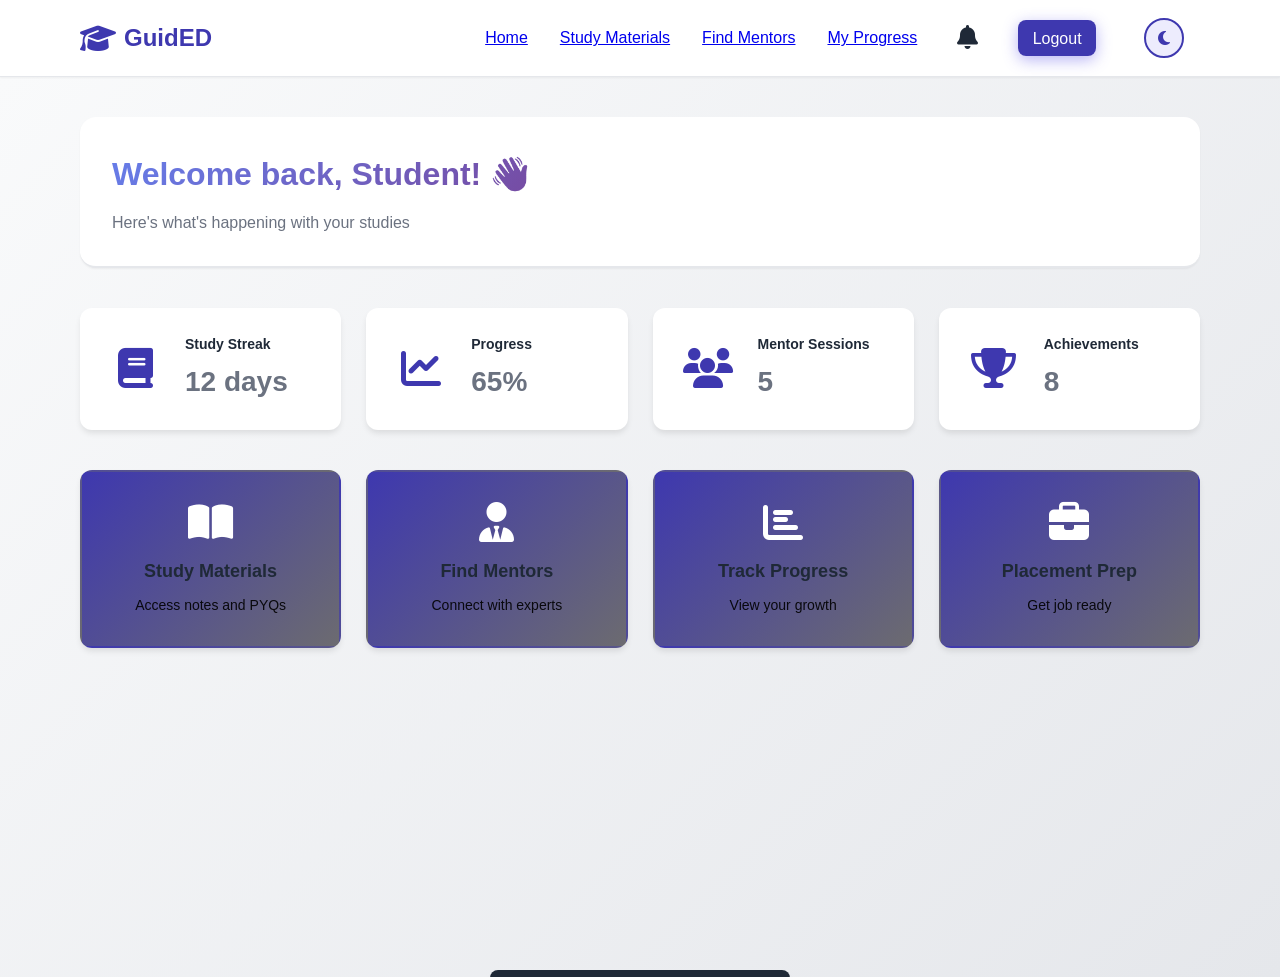
<file: student-dashboard.html>
<!DOCTYPE html>
<html lang="en">

<head>
    <meta charset="UTF-8">
    <meta name="viewport" content="width=device-width, initial-scale=1.0">
    <title>Student Dashboard - GuidED</title>
    <link rel="stylesheet" href="style.css">
    <link rel="stylesheet" href="https://cdnjs.cloudflare.com/ajax/libs/font-awesome/6.4.0/css/all.min.css">
</head>

<body>
    <!-- Navigation -->
    <nav class="navbar">
        <div class="container nav-container">
            <div class="logo">
                <i class="fas fa-graduation-cap"></i>
                <span>GuidED</span>
            </div>
            <ul class="nav-links">
                <li><a href="#" onclick="navigateStudentPage('home')">Home</a></li>
                <li><a href="#" onclick="navigateStudentPage('materials')">Study Materials</a></li>
                <li><a href="#" onclick="navigateStudentPage('mentors')">Find Mentors</a></li>
                <li><a href="#" onclick="navigateStudentPage('progress')">My Progress</a></li>
                <li>
                    <button class="notification-btn" onclick="showStudentNotifications()" title="Notifications">
                        <i class="fas fa-bell"></i>
                        <span id="notificationBadge" class="badge" style="display: none;">0</span>
                    </button>
                </li>
                <li><a href="#" onclick="studentLogout()" class="nav-link btn-primary">Logout</a></li>
            </ul>
            <button class="theme-toggle" onclick="toggleTheme()" title="Toggle Dark/Light Mode">
                <i class="fas fa-moon"></i>
            </button>
        </div>
    </nav>

    <!-- Main Content -->
    <div class="student-dashboard">
        <!-- Home Page -->
        <section id="studentHome" class="dashboard-section">
            <div class="container">
                <div class="dashboard-header">
                    <div class="welcome-section">
                        <h1>Welcome back, <span id="studentName">Student</span>! 👋</h1>
                        <p>Here's what's happening with your studies</p>
                    </div>
                </div>

                <!-- Quick Stats -->
                <div class="stats-grid">
                    <div class="stat-card">
                        <div class="stat-icon">
                            <i class="fas fa-book"></i>
                        </div>
                        <div class="stat-content">
                            <h3>Study Streak</h3>
                            <p class="stat-value">12 days</p>
                        </div>
                    </div>
                    <div class="stat-card">
                        <div class="stat-icon">
                            <i class="fas fa-chart-line"></i>
                        </div>
                        <div class="stat-content">
                            <h3>Progress</h3>
                            <p class="stat-value">65%</p>
                        </div>
                    </div>
                    <div class="stat-card">
                        <div class="stat-icon">
                            <i class="fas fa-users"></i>
                        </div>
                        <div class="stat-content">
                            <h3>Mentor Sessions</h3>
                            <p class="stat-value">5</p>
                        </div>
                    </div>
                    <div class="stat-card">
                        <div class="stat-icon">
                            <i class="fas fa-trophy"></i>
                        </div>
                        <div class="stat-content">
                            <h3>Achievements</h3>
                            <p class="stat-value">8</p>
                        </div>
                    </div>
                </div>

                <!-- Quick Links -->
                <div class="quick-links-grid">
                    <div class="quick-link-card" onclick="currentPage='materials'; loadStudentPage()">
                        <i class="fas fa-book-open"></i>
                        <h3>Study Materials</h3>
                        <p>Access notes and PYQs</p>
                    </div>
                    <div class="quick-link-card" onclick="currentPage='mentors'; loadStudentPage()">
                        <i class="fas fa-user-tie"></i>
                        <h3>Find Mentors</h3>
                        <p>Connect with experts</p>
                    </div>
                    <div class="quick-link-card" onclick="currentPage='progress'; loadStudentPage()">
                        <i class="fas fa-chart-bar"></i>
                        <h3>Track Progress</h3>
                        <p>View your growth</p>
                    </div>
                    <div class="quick-link-card">
                        <i class="fas fa-briefcase"></i>
                        <h3>Placement Prep</h3>
                        <p>Get job ready</p>
                    </div>
                </div>
            </div>
        </section>

        <!-- Study Materials -->
        <section id="studentMaterials" class="dashboard-section hidden">
            <div class="container">
                <h2>Study Materials</h2>
                <div class="materials-selectors">
                    <div class="selector-group">
                        <label>Branch: <span id="displayBranch"></span></label>
                    </div>
                    <div class="selector-group">
                        <label>Year: <span id="displayYear"></span></label>
                    </div>
                </div>

                <div class="materials-grid">
                    <div class="material-card">
                        <div class="material-icon">
                            <i class="fas fa-file-pdf"></i>
                        </div>
                        <h3>Data Structures</h3>
                        <p>Complete notes on DSA</p>
                        <button class="btn btn-primary">Download</button>
                    </div>
                    <div class="material-card">
                        <div class="material-icon">
                            <i class="fas fa-file-pdf"></i>
                        </div>
                        <h3>Previous Year Papers</h3>
                        <p>Last 5 years papers</p>
                        <button class="btn btn-primary">Download</button>
                    </div>
                    <div class="material-card">
                        <div class="material-icon">
                            <i class="fas fa-video"></i>
                        </div>
                        <h3>Video Lectures</h3>
                        <p>Expert video tutorials</p>
                        <button class="btn btn-primary">Watch</button>
                    </div>
                    <div class="material-card">
                        <div class="material-icon">
                            <i class="fas fa-code"></i>
                        </div>
                        <h3>Code Snippets</h3>
                        <p>Ready-to-use code samples</p>
                        <button class="btn btn-primary">View</button>
                    </div>
                </div>
            </div>
        </section>

        <!-- Find Mentors -->
        <section id="studentMentors" class="dashboard-section hidden">
            <div class="container">
                <h2>Find Your Mentor</h2>
                <p class="subtitle">Connect with experienced mentors for guidance</p>

                <div class="mentors-grid">

                    <!-- Rajesh Kumar -->
                    <div class="mentor-card">
                        <div class="mentor-header">
                            <div class="mentor-avatar">
                                <i class="fas fa-user-circle"></i>
                            </div>
                            <div class="mentor-info">
                                <h3>Rajesh Kumar</h3>
                                <p>IIT Delhi, CS</p>
                                <p class="role">Senior Software Engineer at Google</p>
                            </div>
                        </div>
                        <div class="mentor-tags">
                            <span class="tag">Web Development</span>
                            <span class="tag">React</span>
                        </div>
                        <button class="btn btn-primary" onclick="bookSession('Rajesh Kumar', 'Web Development')">
                            Book Session
                        </button>
                    </div>

                    <!-- Priya Sharma -->
                    <div class="mentor-card">
                        <div class="mentor-header">
                            <div class="mentor-avatar">
                                <i class="fas fa-user-circle"></i>
                            </div>
                            <div class="mentor-info">
                                <h3>Priya Sharma</h3>
                                <p>NIT Trichy, CS</p>
                                <p class="role">Data Scientist at Google</p>
                            </div>
                        </div>
                        <div class="mentor-tags">
                            <span class="tag">Machine Learning</span>
                            <span class="tag">Python</span>
                        </div>
                        <button class="btn btn-primary" onclick="bookSession('Priya Sharma', 'Machine Learning')">
                            Book Session
                        </button>
                    </div>

                    <!-- Arjun Singh -->
                    <div class="mentor-card">
                        <div class="mentor-header">
                            <div class="mentor-avatar">
                                <i class="fas fa-user-circle"></i>
                            </div>
                            <div class="mentor-info">
                                <h3>Arjun Singh</h3>
                                <p>BITS Pilani, CS</p>
                                <p class="role">Competitive Programmer</p>
                            </div>
                        </div>
                        <div class="mentor-tags">
                            <span class="tag">DSA</span>
                            <span class="tag">Competitive Programming</span>
                        </div>
                        <button class="btn btn-primary" onclick="bookSession('Arjun Singh', 'DSA')">
                            Book Session
                        </button>
                    </div>

                    <!-- Neha Singh -->
                    <div class="mentor-card">
                        <div class="mentor-header">
                            <div class="mentor-avatar">
                                <i class="fas fa-user-circle"></i>
                            </div>
                            <div class="mentor-info">
                                <h3>Neha Singh</h3>
                                <p>IIT Bombay, CS</p>
                                <p class="role">Blockchain Developer</p>
                            </div>
                        </div>
                        <div class="mentor-tags">
                            <span class="tag">Blockchain</span>
                            <span class="tag">Web3</span>
                        </div>
                        <button class="btn btn-primary" onclick="bookSession('Neha Singh', 'Blockchain')">
                            Book Session
                        </button>
                    </div>

                </div>
            </div>
        </section>


        <!-- <button class="btn btn-primary">Book Session</button> -->
    </div>
    </div>
    </div>
    </section>

    <!-- Progress -->
    <section id="studentProgress" class="dashboard-section hidden">
        <div class="container">
            <h2>Your Progress</h2>

            <div class="progress-cards">
                <div class="progress-card">
                    <h3>Study Streak</h3>
                    <div class="progress-bar">
                        <div class="progress-fill" style="width: 75%"></div>
                    </div>
                    <p>12 days - Keep it up! 🔥</p>
                </div>

                <div class="progress-card">
                    <h3>Courses Completed</h3>
                    <div class="progress-bar">
                        <div class="progress-fill" style="width: 65%"></div>
                    </div>
                    <p>8 out of 15 courses - 65% complete</p>
                </div>

                <div class="progress-card">
                    <h3>Mentor Sessions</h3>
                    <div class="progress-bar">
                        <div class="progress-fill" style="width: 100%"></div>
                    </div>
                    <p>5 sessions completed this month</p>
                </div>

                <div class="progress-card">
                    <h3>Placement Readiness</h3>
                    <div class="progress-bar">
                        <div class="progress-fill" style="width: 45%"></div>
                    </div>
                    <p>45% - Keep improving!</p>
                </div>
            </div>

            <div class="tasks-section">
                <h3>Upcoming Tasks</h3>
                <div class="tasks-list">
                    <div class="task-item">
                        <div class="task-check">
                            <input type="checkbox">
                        </div>
                        <div class="task-content">
                            <h4>Complete DSA Module 3</h4>
                            <p>Due in 2 days</p>
                        </div>
                        <span class="task-status pending">Pending</span>
                    </div>
                    <div class="task-item">
                        <div class="task-check">
                            <input type="checkbox">
                        </div>
                        <div class="task-content">
                            <h4>Mentor Session with Rajesh</h4>
                            <p>Tomorrow at 4:00 PM</p>
                        </div>
                        <span class="task-status scheduled">Scheduled</span>
                    </div>
                    <div class="task-item">
                        <div class="task-check">
                            <input type="checkbox">
                        </div>
                        <div class="task-content">
                            <h4>Update Resume</h4>
                            <p>Due in 5 days</p>
                        </div>
                        <span class="task-status pending">Pending</span>
                    </div>
                </div>
            </div>
        </div>
    </section>
    </div>

    <!-- Notification Toast -->
    <div id="notificationToast" class="notification-toast"></div>

    <!-- Notifications Popup -->
    <div id="notificationsPopup" class="notifications-popup hidden">
        <div class="notifications-container">
            <div class="notifications-header">
                <h3>Notifications</h3>
                <button class="close-btn" onclick="closeStudentNotifications()">&times;</button>
            </div>
            <div class="notifications-list" id="notificationsList">
                <p class="empty-state">No notifications yet</p>
            </div>
        </div>
    </div>

    <script src="data.js"></script>
    <script src="student-dashboard.js"></script>
</body>

</html>
</file>
<file: style.css>
* {
  margin: 0;
  padding: 0;
  box-sizing: border-box;
}

/* ==================== THEME SYSTEM ==================== */
:root {
  --primary-color: #3e38af;
  --primary-dark: #6c6b70;
  --primary-light: #6366f1;
  --secondary-color: #10b981;
  --accent-color: #f59e0b;
  --text-dark: #1f2937;
  --text-light: #6b7280;
  --bg-light: #f9fafb;
  --bg-white: #ffffff;
  --border-color: #e5e7eb;
  --shadow-sm: 0 1px 2px 0 rgba(0, 0, 0, 0.05);
  --shadow-md: 0 4px 6px -1px rgba(0, 0, 0, 0.1);
  --shadow-lg: 0 10px 15px -3px rgba(0, 0, 0, 0.1);
  --shadow-xl: 0 20px 25px -5px rgba(0, 0, 0, 0.1);
  --transition: all 0.3s ease;
}

body.dark-mode {
  --text-dark: #f3f4f6;
  --text-light: #d1d5db;
  --bg-light: #1f2937;
  --bg-white: #111827;
  --border-color: #374151;
}

body {
  font-family: "Inter", -apple-system, BlinkMacSystemFont, "Segoe UI", Roboto,
    Oxygen, Ubuntu, Cantarell, sans-serif;
  line-height: 1.6;
  color: var(--text-dark);
  background-color: var(--bg-light);
  transition: background-color 0.3s ease, color 0.3s ease;
}

.container {
  max-width: 1200px;
  margin: 0 auto;
  padding: 0 20px;
}

.hidden {
  display: none !important;
}

/* ==================== THEME TOGGLE BUTTON ==================== */
/* Navbar Theme Toggle */
.theme-toggle {
  width: 40px;
  height: 40px;
  border-radius: 50%;
  background: rgba(79, 70, 229, 0.1);
  color: var(--primary-color);
  border: 2px solid var(--primary-color);
  cursor: pointer;
  font-size: 1rem;
  transition: var(--transition);
  display: flex;
  align-items: center;
  justify-content: center;
  padding: 0;
  margin: 0 1rem;
}

.theme-toggle:hover {
  background: var(--primary-color);
  color: white;
  transform: scale(1.1) rotate(20deg);
}

.theme-toggle:active {
  transform: scale(0.95);
}

body.dark-mode .theme-toggle {
  color: #fbbf24;
  border-color: #fbbf24;
  background: rgba(251, 191, 36, 0.1);
}

body.dark-mode .theme-toggle:hover {
  background: #fbbf24;
  color: #1f2937;
}

.theme-toggle-navbar {
  width: 40px;
  height: 40px;
  border-radius: 50%;
  background: rgba(79, 70, 229, 0.1);
  color: var(--primary-color);
  border: 2px solid var(--primary-color);
  cursor: pointer;
  font-size: 1rem;
  transition: var(--transition);
  display: flex;
  align-items: center;
  justify-content: center;
}

.theme-toggle-navbar:hover {
  background: var(--primary-color);
  color: white;
  transform: scale(1.1) rotate(20deg);
}

.theme-toggle-navbar:active {
  transform: scale(0.95);
}

body.dark-mode .theme-toggle-navbar {
  color: #fbbf24;
  border-color: #fbbf24;
  background: rgba(251, 191, 36, 0.1);
}

body.dark-mode .theme-toggle-navbar:hover {
  background: #fbbf24;
  color: #1f2937;
}

/* Login Theme Toggle */
.theme-toggle-login {
  position: absolute;
  top: 25px;
  right: 25px;
  width: 50px;
  height: 50px;
  border-radius: 50%;
  background: rgba(255, 255, 255, 0.2);
  color: white;
  border: 2px solid rgba(255, 255, 255, 0.3);
  cursor: pointer;
  font-size: 1.25rem;
  box-shadow: 0 4px 15px rgba(0, 0, 0, 0.2);
  transition: var(--transition);
  display: flex;
  align-items: center;
  justify-content: center;
  z-index: 100;
}

.theme-toggle-login:hover {
  background: rgba(255, 255, 255, 0.3);
  border-color: rgba(255, 255, 255, 0.5);
  transform: scale(1.12) rotate(20deg);
  box-shadow: 0 6px 25px rgba(0, 0, 0, 0.3);
}

.theme-toggle-login:active {
  transform: scale(0.95);
}

body.dark-mode .theme-toggle-login {
  background: rgba(251, 191, 36, 0.2);
  border-color: rgba(251, 191, 36, 0.4);
}

body.dark-mode .theme-toggle-login:hover {
  background: rgba(251, 191, 36, 0.3);
  border-color: rgba(251, 191, 36, 0.6);
}

@media (max-width: 768px) {
  .theme-toggle-login {
    width: 45px;
    height: 45px;
    font-size: 1.1rem;
    top: 15px;
    right: 15px;
  }

  .theme-toggle-navbar {
    width: 36px;
    height: 36px;
    font-size: 0.9rem;
  }
}

/* ==================== NAVIGATION BAR ==================== */
.navbar {
  background-color: var(--bg-white);
  box-shadow: var(--shadow-sm);
  position: sticky;
  top: 0;
  z-index: 1000;
  padding: 1rem 0;
  animation: slideDown 0.6s ease;
  border-bottom: 1px solid var(--border-color);
}

.nav-container {
  display: flex;
  justify-content: flex-start;
  align-items: center;
  gap: 2rem;
}

.logo {
  display: flex;
  align-items: center;
  gap: 0.5rem;
  font-size: 1.5rem;
  font-weight: 700;
  color: var(--primary-color);
  animation: slideInLeft 0.6s ease;
}

.logo i {
  font-size: 1.8rem;
  animation: bounce 2s infinite;
}

@keyframes slideInLeft {
  from {
    opacity: 0;
    transform: translateX(-20px);
  }
  to {
    opacity: 1;
    transform: translateX(0);
  }
}

.nav-links {
  display: flex;
  list-style: none;
  gap: 2rem;
  align-items: center;
  margin-left: auto;
}

.nav-link {
  text-decoration: none;
  color: var(--text-dark);
  font-weight: 500;
  transition: var(--transition);
  padding: 0.5rem 1rem;
  border-radius: 0.5rem;
  position: relative;
}

.nav-link:hover,
.nav-link.active {
  color: var(--primary-color);
}

.nav-link.btn-primary {
  background-color: var(--primary-color);
  color: white;
}

.nav-link.btn-primary:hover {
  background-color: var(--primary-dark);
  color: white;
}

.hamburger {
  display: none;
  flex-direction: column;
  cursor: pointer;
  gap: 4px;
}

.hamburger span {
  width: 25px;
  height: 3px;
  background-color: var(--text-dark);
  transition: var(--transition);
}

.hamburger.active span:nth-child(1) {
  transform: rotate(45deg) translate(5px, 5px);
}

.hamburger.active span:nth-child(2) {
  opacity: 0;
}

.hamburger.active span:nth-child(3) {
  transform: rotate(-45deg) translate(7px, -6px);
}

/* BUTTONS  */
.btn {
  padding: 0.75rem 1.5rem;
  border: none;
  border-radius: 0.5rem;
  font-size: 1rem;
  font-weight: 600;
  cursor: pointer;
  transition: var(--transition);
  text-decoration: none;
  display: inline-block;
  position: relative;
  overflow: hidden;
}

.btn::before {
  content: '';
  position: absolute;
  top: 0;
  left: -100%;
  width: 100%;
  height: 100%;
  background: rgba(255, 255, 255, 0.2);
  transition: left 0.5s;
}

.btn:hover::before {
  left: 100%;
}

.btn-primary {
  background-color: var(--primary-color);
  color: white;
  box-shadow: 0 4px 15px rgba(79, 70, 229, 0.4);
}

.btn-primary:hover {
  background-color: var(--primary-dark);
  transform: translateY(-3px);
  box-shadow: 0 6px 20px rgba(79, 70, 229, 0.6);
}

.btn-primary:active {
  transform: translateY(-1px);
}

.btn-secondary {
  background-color: transparent;
  color: var(--primary-color);
  border: 2px solid var(--primary-color);
  position: relative;
}

.btn-secondary:hover {
  background-color: var(--primary-color);
  color: white;
  box-shadow: 0 4px 15px rgba(79, 70, 229, 0.4);
}

.btn-outline {
  background-color: transparent;
  color: var(--text-dark);
  border: 2px solid var(--border-color);
}

.btn-outline:hover {
  border-color: var(--primary-color);
  color: var(--primary-color);
  box-shadow: 0 2px 8px rgba(79, 70, 229, 0.2);
}

.btn-full {
  width: 100%;
}

/* HERO SECTION */
.hero-section {
  padding: 5rem 0;
  background: linear-gradient(135deg, #667eea 0%, #764ba2 100%);
  color: white;
}

.hero-container {
  display: grid;
  grid-template-columns: 1fr 1fr;
  gap: 3rem;
  align-items: center;
}

.hero-content {
  animation: fadeInLeft 0.8s ease;
}

.hero-title {
  font-size: 3rem;
  font-weight: 800;
  margin-bottom: 1rem;
  line-height: 1.2;
}

.hero-subtitle {
  font-size: 1.25rem;
  margin-bottom: 2rem;
  opacity: 0.9;
}

.hero-buttons {
  display: flex;
  gap: 1rem;
}

.hero-image {
  display: flex;
  justify-content: center;
  align-items: center;
  animation: fadeInRight 0.8s ease;
}

.hero-illustration {
  width: 300px;
  height: 300px;
  background-color: rgba(255, 255, 255, 0.1);
  border-radius: 50%;
  display: flex;
  justify-content: center;
  align-items: center;
  backdrop-filter: blur(10px);
}

.hero-illustration i {
  font-size: 150px;
  opacity: 0.8;
}

/*  SECTIONS     */
.section-title {
  font-size: 2.5rem;
  font-weight: 700;
  text-align: center;
  margin-bottom: 1rem;
  color: var(--text-dark);
}

.section-subtitle {
  text-align: center;
  color: var(--text-light);
  font-size: 1.1rem;
  margin-bottom: 3rem;
}

/*  FEATURES SECTION  */
.features-section {
  padding: 5rem 0;
  background-color: var(--bg-white);
}

.features-grid {
  display: grid;
  grid-template-columns: repeat(auto-fit, minmax(300px, 1fr));
  gap: 2rem;
}

.feature-card {
  background-color: var(--bg-light);
  padding: 2rem;
  border-radius: 1rem;
  text-align: center;
  transition: var(--transition);
  border: 2px solid transparent;
}

.feature-card:hover {
  transform: translateY(-10px);
  box-shadow: var(--shadow-lg);
  border-color: var(--primary-color);
}

.feature-icon {
  width: 80px;
  height: 80px;
  background: linear-gradient(
    135deg,
    var(--primary-color),
    var(--primary-light)
  );
  border-radius: 1rem;
  display: flex;
  justify-content: center;
  align-items: center;
  margin: 0 auto 1.5rem;
  color: white;
  font-size: 2rem;
}

.feature-card h3 {
  font-size: 1.5rem;
  margin-bottom: 0.75rem;
  color: var(--text-dark);
}

.feature-card p {
  color: var(--text-light);
}

/*TESTIMONIALS SECTION  */
.testimonials-section {
  padding: 5rem 0;
  background-color: var(--bg-light);
}

.testimonials-grid {
  display: grid;
  grid-template-columns: repeat(auto-fit, minmax(300px, 1fr));
  gap: 2rem;
}

.testimonial-card {
  background-color: var(--bg-white);
  padding: 2rem;
  border-radius: 1rem;
  box-shadow: var(--shadow-md);
}

.testimonial-content {
  margin-bottom: 1.5rem;
}

.testimonial-content p {
  font-style: italic;
  color: var(--text-light);
  line-height: 1.8;
}

.testimonial-author {
  display: flex;
  align-items: center;
  gap: 1rem;
}

.author-avatar {
  width: 50px;
  height: 50px;
  background: linear-gradient(
    135deg,
    var(--primary-color),
    var(--primary-light)
  );
  border-radius: 50%;
  display: flex;
  justify-content: center;
  align-items: center;
  color: white;
  font-size: 1.5rem;
}

.author-info h4 {
  color: var(--text-dark);
  font-size: 1rem;
  margin-bottom: 0.25rem;
}

.author-info p {
  color: var(--text-light);
  font-size: 0.875rem;
}

/*  LANDING PAGE  */
.landing-section {
  padding: 5rem 0;
  background: linear-gradient(135deg, #667eea 0%, #764ba2 100%);
  min-height: 100vh;
  display: flex;
  align-items: center;
  justify-content: center;
  position: relative;
  overflow: hidden;
}

.landing-section::before {
  content: "";
  position: absolute;
  top: -50%;
  right: -50%;
  width: 500px;
  height: 500px;
  border-radius: 50%;
  background: rgba(255, 255, 255, 0.1);
  animation: float 8s ease-in-out infinite;
}

.landing-section::after {
  content: "";
  position: absolute;
  bottom: -50%;
  left: -50%;
  width: 400px;
  height: 400px;
  border-radius: 50%;
  background: rgba(255, 255, 255, 0.1);
  animation: float 10s ease-in-out infinite reverse;
}

body.dark-mode .landing-section {
  background: linear-gradient(135deg, #1f2937 0%, #111827 100%);
}

.landing-container {
  position: relative;
  z-index: 10;
  text-align: center;
  max-width: 900px;
  margin: 0 auto;
  padding: 0 20px;
}

.landing-header {
  margin-bottom: 4rem;
  animation: slideUp 0.8s ease-out;
}

.landing-header h1 {
  font-size: 3.5rem;
  color: white;
  margin-bottom: 0.5rem;
  font-weight: 800;
  letter-spacing: -1px;
}

.landing-header p {
  font-size: 1.5rem;
  color: rgba(255, 255, 255, 0.9);
}

.landing-cards {
  display: grid;
  grid-template-columns: repeat(auto-fit, minmax(300px, 1fr));
  gap: 2rem;
}

.landing-card {
  background: white;
  border-radius: 1.5rem;
  padding: 2.5rem;
  text-align: center;
  cursor: pointer;
  transition: var(--transition);
  box-shadow: var(--shadow-xl);
  animation: slideUp 0.8s ease-out;
  animation-fill-mode: both;
}

.landing-card:nth-child(1) {
  animation-delay: 0.1s;
}

.landing-card:nth-child(2) {
  animation-delay: 0.2s;
}

.landing-card:hover {
  transform: translateY(-10px);
  box-shadow: 0 20px 40px rgba(0, 0, 0, 0.2);
}

.landing-card i {
  font-size: 3.5rem;
  margin-bottom: 1rem;
  display: block;
}

.student-card i {
  color: var(--primary-color);
}

.mentor-card i {
  color: var(--secondary-color);
}

.landing-card h3 {
  font-size: 1.8rem;
  margin-bottom: 1rem;
  color: var(--text-dark);
}

.landing-card p {
  color: var(--text-light);
  margin-bottom: 1.5rem;
  font-size: 1rem;
}

.landing-card .btn {
  width: 100%;
}

body.dark-mode .landing-card {
  background: #1f2937;
  color: var(--text-dark);
}

@media (max-width: 768px) {
  .landing-header h1 {
    font-size: 2.2rem;
  }

  .landing-header p {
    font-size: 1.1rem;
  }

  .landing-cards {
    grid-template-columns: 1fr;
    gap: 1.5rem;
  }
}

/*  AUTH SECTION  */
.auth-section {
  padding: 5rem 0;
  background: linear-gradient(135deg, #667eea 0%, #764ba2 100%);
  min-height: 100vh;
  display: flex;
  align-items: center;
  justify-content: center;
  position: relative;
  overflow: hidden;
}

body.dark-mode .auth-section {
  background: linear-gradient(135deg, #4f46e5 0%, #6366f1 100%);
}

body.dark-mode .mentor-preview-section {
  background: var(--bg-dark);
}

body.dark-mode .mentor-preview-section h2 {
  color: var(--text-light);
}

body.dark-mode .mentor-preview-card {
  background: var(--card-bg);
  border: 1px solid var(--border-color);
}

body.dark-mode .mentor-preview-card h3 {
  color: var(--text-light);
}

body.dark-mode .mentor-preview-card .mentor-expertise {
  color: #10b981;
}

body.dark-mode .mentor-preview-card .mentor-experience {
  color: var(--text-secondary);
}

.auth-section::before {
  content: '';
  position: absolute;
  width: 400px;
  height: 400px;
  background: rgba(255, 255, 255, 0.1);
  border-radius: 50%;
  top: -100px;
  left: -100px;
  animation: float 6s ease-in-out infinite;
}

.auth-section::after {
  content: '';
  position: absolute;
  width: 300px;
  height: 300px;
  background: rgba(255, 255, 255, 0.1);
  border-radius: 50%;
  bottom: -50px;
  right: -50px;
  animation: float 8s ease-in-out infinite;
}

@keyframes float {
  0%, 100% { transform: translateY(0); }
  50% { transform: translateY(20px); }
}

.auth-container {
  max-width: 500px;
  position: relative;
  z-index: 1;
}

.auth-box {
  background-color: var(--bg-white);
  padding: 3rem;
  border-radius: 1.5rem;
  box-shadow: var(--shadow-xl);
  animation: slideUp 0.6s ease;
}

@keyframes slideUp {
  from {
    opacity: 0;
    transform: translateY(30px);
  }
  to {
    opacity: 1;
    transform: translateY(0);
  }
}

.auth-header {
  text-align: center;
  margin-bottom: 2rem;
}

.auth-header i {
  animation: bounce 2s infinite;
}

@keyframes bounce {
  0%, 100% { transform: translateY(0); }
  50% { transform: translateY(-10px); }
}

.auth-header h2 {
  font-size: 2rem;
  color: var(--text-dark);
  margin-bottom: 0.5rem;
  animation: fadeIn 0.8s ease;
}

.auth-header p {
  color: var(--text-light);
  animation: fadeIn 0.8s ease 0.2s both;
}

@keyframes fadeIn {
  from { opacity: 0; }
  to { opacity: 1; }
}

.auth-form {
  display: flex;
  flex-direction: column;
  gap: 1.5rem;
}

.form-group {
  display: flex;
  flex-direction: column;
  gap: 0.5rem;
}

.form-group label {
  font-weight: 600;
  color: var(--text-dark);
}

.form-group input,
.form-group select {
  padding: 0.75rem;
  border: 2px solid var(--border-color);
  border-radius: 0.5rem;
  font-size: 1rem;
  transition: var(--transition);
  width: 100%;
  background-color: var(--bg-white);
  color: var(--text-dark);
}

.form-group input:focus,
.form-group select:focus {
  outline: none;
  border-color: var(--primary-color);
  box-shadow: 0 0 0 3px rgba(79, 70, 229, 0.1);
  transform: scale(1.02);
}

.form-group input:hover,
.form-group select:hover {
  border-color: var(--primary-light);
}

.form-row {
  display: grid;
  grid-template-columns: 1fr 1fr;
  gap: 1rem;
}

.error-message {
  color: #ef4444;
  font-size: 0.875rem;
  display: none;
  animation: shake 0.5s;
}

.error-message.show {
  display: block;
}

@keyframes shake {
  0%, 100% { transform: translateX(0); }
  25% { transform: translateX(-5px); }
  75% { transform: translateX(5px); }
}

.auth-switch {
  text-align: center;
  margin-top: 1.5rem;
}

.auth-switch a {
  color: var(--primary-color);
  text-decoration: none;
  font-weight: 600;
  transition: var(--transition);
  position: relative;
}

.auth-switch a::after {
  content: '';
  position: absolute;
  width: 0;
  height: 2px;
  background: var(--primary-color);
  bottom: -2px;
  left: 0;
  transition: width 0.3s ease;
}

.auth-switch a:hover::after {
  width: 100%;
}

.auth-switch a:hover {
  color: var(--primary-dark);
}

/* ==================== DASHBOARD SECTION ==================== */
.dashboard-section {
  padding: 3rem 0;
  min-height: 100vh;
  background: linear-gradient(135deg, #f9fafb 0%, #e5e7eb 100%);
  transition: background 0.3s ease;
}

body.dark-mode .dashboard-section {
  background: linear-gradient(135deg, #111827 0%, #1f2937 100%);
}

.dashboard-container {
  max-width: 1400px;
}

.dashboard-header {
  display: flex;
  justify-content: space-between;
  align-items: center;
  margin-bottom: 3rem;
  padding: 2rem;
  background-color: var(--bg-white);
  border-radius: 1rem;
  box-shadow: var(--shadow-sm);
  animation: slideDown 0.6s ease;
}

@keyframes slideDown {
  from {
    opacity: 0;
    transform: translateY(-20px);
  }
  to {
    opacity: 1;
    transform: translateY(0);
  }
}

.welcome-section h1 {
  font-size: 2rem;
  color: var(--text-dark);
  margin-bottom: 0.5rem;
  background: linear-gradient(135deg, #667eea 0%, #764ba2 100%);
  -webkit-background-clip: text;
  -webkit-text-fill-color: transparent;
  background-clip: text;
}

.welcome-section p {
  color: var(--text-light);
}

/* Quick Links */
.quick-links {
  display: grid;
  grid-template-columns: repeat(auto-fit, minmax(250px, 1fr));
  gap: 1.5rem;
  margin-bottom: 3rem;
}

.quick-link-card {
  background-color: var(--bg-white);
  padding: 2rem;
  border-radius: 1rem;
  box-shadow: var(--shadow-md);
  cursor: pointer;
  transition: var(--transition);
  border: 2px solid transparent;
  position: relative;
  overflow: hidden;
  animation: fadeInUp 0.6s ease;
}

@keyframes fadeInUp {
  from {
    opacity: 0;
    transform: translateY(20px);
  }
  to {
    opacity: 1;
    transform: translateY(0);
  }
}

.quick-link-card::before {
  content: '';
  position: absolute;
  top: 0;
  left: -100%;
  width: 100%;
  height: 100%;
  background: linear-gradient(90deg, transparent, rgba(255, 255, 255, 0.3), transparent);
  transition: left 0.5s;
  z-index: 1;
}

.quick-link-card:hover {
  transform: translateY(-8px);
  box-shadow: var(--shadow-lg);
  border-color: var(--primary-color);
}

.quick-link-card:hover::before {
  left: 100%;
}

.quick-link-icon {
  width: 60px;
  height: 60px;
  background: linear-gradient(
    135deg,
    var(--primary-color),
    var(--primary-light)
  );
  border-radius: 1rem;
  display: flex;
  justify-content: center;
  align-items: center;
  margin: 0 auto 1rem;
  color: white;
  font-size: 1.5rem;
  animation: rotateSpin 0.6s ease;
}

@keyframes rotateSpin {
  from { transform: scale(0) rotate(0deg); }
  to { transform: scale(1) rotate(360deg); }
}

.quick-link-card h3 {
  font-size: 1.25rem;
  margin-bottom: 0.5rem;
  color: var(--text-dark);
}

.quick-link-card p {
  color: black;
  font-size: 0.9rem;
}

/* Progress Section */
.progress-section {
  margin-bottom: 3rem;
}

.progress-grid {
  display: grid;
  grid-template-columns: repeat(auto-fit, minmax(300px, 1fr));
  gap: 1.5rem;
}

.progress-card {
  background-color: var(--bg-white);
  padding: 2rem;
  border-radius: 1rem;
  box-shadow: var(--shadow-md);
  animation: fadeInUp 0.6s ease;
}

.progress-card:nth-child(2) {
  animation-delay: 0.1s;
}

.progress-card:nth-child(3) {
  animation-delay: 0.2s;
}

.progress-header {
  display: flex;
  justify-content: space-between;
  align-items: center;
  margin-bottom: 1rem;
}

.progress-header h3 {
  font-size: 1.1rem;
  color: var(--text-dark);
}

.progress-value {
  font-size: 1.5rem;
  font-weight: 700;
  color: var(--primary-color);
  animation: countUp 1s ease;
}

@keyframes countUp {
  from { opacity: 0; transform: scale(0.8); }
  to { opacity: 1; transform: scale(1); }
}

.progress-bar {
  width: 100%;
  height: 10px;
  background-color: var(--bg-light);
  border-radius: 1rem;
  overflow: hidden;
  margin-bottom: 0.5rem;
  position: relative;
}

.progress-fill {
  height: 100%;
  background: linear-gradient(
    90deg,
    var(--primary-color),
    var(--primary-light)
  );
  border-radius: 1rem;
  animation: fillProgress 1.5s ease;
}

@keyframes fillProgress {
  from { width: 0 !important; }
}

.progress-subtitle {
  color: var(--text-light);
  font-size: 0.9rem;
}

/* Tasks Section */
.tasks-section {
  margin-bottom: 3rem;
}

.tasks-list {
  display: flex;
  flex-direction: column;
  gap: 1rem;
}

.task-item {
  background-color: var(--bg-white);
  padding: 1.5rem;
  border-radius: 1rem;
  box-shadow: var(--shadow-sm);
  display: flex;
  align-items: center;
  gap: 1rem;
  transition: var(--transition);
  animation: fadeInUp 0.6s ease;
  border-left: 4px solid transparent;
  cursor: pointer;
}

.task-item:nth-child(2) {
  animation-delay: 0.1s;
}

.task-item:nth-child(3) {
  animation-delay: 0.2s;
}

.task-item:hover {
  box-shadow: var(--shadow-lg);
  transform: translateX(5px);
  border-left-color: var(--primary-color);
}

.task-icon {
  width: 50px;
  height: 50px;
  background-color: var(--bg-light);
  border-radius: 0.5rem;
  display: flex;
  justify-content: center;
  align-items: center;
  color: var(--primary-color);
  font-size: 1.25rem;
  transition: var(--transition);
}

.task-item:hover .task-icon {
  background: linear-gradient(135deg, var(--primary-color), var(--primary-light));
  color: white;
  transform: scale(1.1);
}

.task-content {
  flex: 1;
}

.task-content h4 {
  font-size: 1.1rem;
  color: var(--text-dark);
  margin-bottom: 0.25rem;
}

.task-content p {
  color: var(--text-light);
  font-size: 0.9rem;
}

.task-status {
  padding: 0.5rem 1rem;
  border-radius: 2rem;
  font-size: 0.875rem;
  font-weight: 600;
  animation: popIn 0.5s ease;
}

@keyframes popIn {
  from { transform: scale(0.8); opacity: 0; }
  to { transform: scale(1); opacity: 1; }
}

.status-pending {
  background-color: #fef3c7;
  color: #d97706;
}

.status-scheduled {
  background-color: #dbeafe;
  color: #2563eb;
}

/* ==================== PAGE HEADER ==================== */
.page-header {
  display: flex;
  justify-content: space-between;
  align-items: center;
  margin-bottom: 3rem;
  padding: 2rem;
  background-color: var(--bg-white);
  border-radius: 1rem;
  box-shadow: var(--shadow-sm);
}

.page-header h1 {
  font-size: 2rem;
  color: var(--text-dark);
  margin-bottom: 0.5rem;
}

.page-header p {
  color: var(--text-light);
}

/* ROADMAP SECTION */
.roadmap-section {
  padding: 3rem 0;
  min-height: calc(100vh - 70px);
}

.roadmap-grid {
  display: grid;
  grid-template-columns: repeat(auto-fit, minmax(350px, 1fr));
  gap: 2rem;
}

.roadmap-card {
  background-color: var(--bg-white);
  padding: 2rem;
  border-radius: 1rem;
  box-shadow: var(--shadow-md);
  transition: var(--transition);
}

.roadmap-card:hover {
  box-shadow: var(--shadow-lg);
}

.roadmap-header {
  display: flex;
  align-items: center;
  gap: 1rem;
  margin-bottom: 1rem;
}

.roadmap-icon {
  width: 60px;
  height: 60px;
  background: linear-gradient(
    135deg,
    var(--primary-color),
    var(--primary-light)
  );
  border-radius: 1rem;
  display: flex;
  justify-content: center;
  align-items: center;
  color: white;
  font-size: 1.5rem;
}

.roadmap-card h3 {
  font-size: 1.5rem;
  color: var(--text-dark);
}

.roadmap-card > p {
  color: var(--text-light);
  margin-bottom: 1.5rem;
}

.roadmap-steps {
  margin-top: 1.5rem;
  padding-top: 1.5rem;
  border-top: 2px solid var(--border-color);
}

.step-item {
  display: flex;
  gap: 1rem;
  margin-bottom: 1.5rem;
  align-items: flex-start;
}

.step-number {
  width: 35px;
  height: 35px;
  background-color: var(--primary-color);
  color: white;
  border-radius: 50%;
  display: flex;
  justify-content: center;
  align-items: center;
  font-weight: 700;
  flex-shrink: 0;
}

.step-content h4 {
  font-size: 1.1rem;
  color: var(--text-dark);
  margin-bottom: 0.25rem;
}

.step-content p {
  color: var(--text-light);
  font-size: 0.9rem;
}

/* ==================== MENTORSHIP SECTION ==================== */
.mentorship-section {
  padding: 3rem 0;
  min-height: calc(100vh - 70px);
}

.filters-section {
  display: grid;
  grid-template-columns: repeat(auto-fit, minmax(200px, 1fr));
  gap: 1.5rem;
  margin-bottom: 3rem;
  padding: 2rem;
  background-color: var(--bg-white);
  border-radius: 1rem;
  box-shadow: var(--shadow-sm);
}

.filter-group {
  display: flex;
  flex-direction: column;
  gap: 0.5rem;
}

.filter-group label {
  font-weight: 600;
  color: var(--text-dark);
}

.filter-select {
  padding: 0.75rem;
  border: 2px solid var(--border-color);
  border-radius: 0.5rem;
  font-size: 1rem;
  cursor: pointer;
  transition: var(--transition);
}

.filter-select:focus {
  outline: none;
  border-color: var(--primary-color);
}

.mentor-grid {
  display: grid;
  grid-template-columns: repeat(auto-fit, minmax(320px, 1fr));
  gap: 2rem;
}

.mentor-card {
  background-color: var(--bg-white);
  padding: 2rem;
  border-radius: 1rem;
  box-shadow: var(--shadow-md);
  text-align: center;
  transition: var(--transition);
}

.mentor-card:hover {
  transform: translateY(-5px);
  box-shadow: var(--shadow-lg);
}

.mentor-avatar {
  width: 100px;
  height: 100px;
  background: linear-gradient(
    135deg,
    var(--primary-color),
    var(--primary-light)
  );
  border-radius: 50%;
  display: flex;
  justify-content: center;
  align-items: center;
  margin: 0 auto 1.5rem;
  color: white;
  font-size: 3rem;
}

.mentor-info h3 {
  font-size: 1.5rem;
  color: var(--text-dark);
  margin-bottom: 0.5rem;
}

.mentor-college {
  color: var(--text-light);
  margin-bottom: 1rem;
}

.mentor-tags {
  display: flex;
  justify-content: center;
  gap: 0.5rem;
  flex-wrap: wrap;
  margin-bottom: 1rem;
}

.tag {
  background-color: var(--bg-light);
  padding: 0.25rem 0.75rem;
  border-radius: 2rem;
  font-size: 0.875rem;
  color: var(--primary-color);
}

.mentor-bio {
  color: var(--text-light);
  font-size: 0.9rem;
  margin-bottom: 1.5rem;
}

/*MATERIAL SECTION*/
.study-material-section {
  padding: 3rem 0;
  min-height: calc(100vh - 70px);
}

/* ==================== TAB NAVIGATION ==================== */
.dashboard-tabs {
  display: flex;
  gap: 0.5rem;
  margin-bottom: 2rem;
  overflow-x: auto;
  padding-bottom: 1rem;
  border-bottom: 2px solid var(--border-color);
}

.tab-btn {
  padding: 0.75rem 1.5rem;
  background: transparent;
  border: none;
  color: var(--text-light);
  font-weight: 600;
  cursor: pointer;
  border-bottom: 3px solid transparent;
  transition: var(--transition);
  white-space: nowrap;
  display: flex;
  align-items: center;
  gap: 0.5rem;
}

.tab-btn:hover {
  color: var(--primary-color);
}

.tab-btn.active {
  color: var(--primary-color);
  border-bottom-color: var(--primary-color);
}

.tab-content {
  display: none;
  animation: fadeIn 0.4s ease;
}

.tab-content.active {
  display: block;
}

/* ==================== SECTION HEADERS ==================== */
.section-header {
  text-align: center;
  margin-bottom: 2rem;
}

.section-title {
  font-size: 2.5rem;
  font-weight: 700;
  text-align: center;
  margin-bottom: 1rem;
  color: var(--text-dark);
}

.section-subtitle {
  text-align: center;
  color: var(--text-light);
  font-size: 1.1rem;
}

/* ==================== STUDY MATERIALS ==================== */
.material-filters {
  display: flex;
  gap: 1rem;
  margin-bottom: 2rem;
  justify-content: center;
}

.filter-select {
  padding: 0.75rem;
  border: 2px solid var(--border-color);
  border-radius: 0.5rem;
  font-size: 1rem;
  cursor: pointer;
  transition: var(--transition);
  min-width: 200px;
}

.filter-select:hover,
.filter-select:focus {
  border-color: var(--primary-color);
  outline: none;
}

.materials-grid {
  display: grid;
  grid-template-columns: repeat(auto-fill, minmax(280px, 1fr));
  gap: 2rem;
}

.material-card {
  background: var(--bg-white);
  padding: 2rem;
  border-radius: 1rem;
  box-shadow: var(--shadow-md);
  text-align: center;
  transition: var(--transition);
  animation: fadeInUp 0.6s ease;
}

.material-card:hover {
  transform: translateY(-8px);
  box-shadow: var(--shadow-lg);
}

.material-icon {
  font-size: 3rem;
  margin-bottom: 1rem;
  color: var(--primary-color);
}

.material-card h4 {
  font-size: 1.2rem;
  margin-bottom: 0.5rem;
  color: var(--text-dark);
}

.material-card p {
  color: var(--text-light);
  margin-bottom: 1rem;
}

.btn-sm {
  padding: 0.5rem 1rem;
  font-size: 0.875rem;
}

/* ==================== ROADMAPS ==================== */
.roadmap-grid {
  display: grid;
  grid-template-columns: repeat(auto-fit, minmax(300px, 1fr));
  gap: 2rem;
}

.roadmap-card {
  background: var(--bg-white);
  padding: 2rem;
  border-radius: 1rem;
  box-shadow: var(--shadow-md);
  transition: var(--transition);
  animation: fadeInUp 0.6s ease;
}

.roadmap-card:hover {
  transform: translateY(-8px);
  box-shadow: var(--shadow-lg);
}

.roadmap-header {
  display: flex;
  align-items: center;
  gap: 1rem;
  margin-bottom: 1rem;
}

.roadmap-header i {
  font-size: 2rem;
  color: var(--primary-color);
}

.roadmap-card h3 {
  font-size: 1.5rem;
  color: var(--text-dark);
}

.roadmap-card p {
  color: var(--text-light);
  margin-bottom: 1.5rem;
}

/* ==================== MENTORS ==================== */
.mentor-filters {
  display: flex;
  gap: 1rem;
  margin-bottom: 2rem;
  justify-content: center;
}

.mentor-grid {
  display: grid;
  grid-template-columns: repeat(auto-fill, minmax(280px, 1fr));
  gap: 2rem;
}

.mentor-card {
  background: var(--bg-white);
  padding: 2rem;
  border-radius: 1rem;
  box-shadow: var(--shadow-md);
  text-align: center;
  transition: var(--transition);
  animation: fadeInUp 0.6s ease;
}

.mentor-card:hover {
  transform: translateY(-8px);
  box-shadow: var(--shadow-lg);
}

.mentor-avatar {
  width: 100px;
  height: 100px;
  background: linear-gradient(135deg, var(--primary-color), var(--primary-light));
  border-radius: 50%;
  display: flex;
  justify-content: center;
  align-items: center;
  margin: 0 auto 1rem;
  color: white;
  font-size: 3rem;
}

.mentor-card h4 {
  font-size: 1.3rem;
  color: var(--text-dark);
  margin-bottom: 0.5rem;
}

.mentor-role {
  color: var(--primary-color);
  font-weight: 600;
  margin-bottom: 1rem;
}

.mentor-skills {
  display: flex;
  justify-content: center;
  gap: 0.5rem;
  flex-wrap: wrap;
  margin-bottom: 1rem;
}

.skill-tag {
  background: var(--bg-light);
  color: var(--primary-color);
  padding: 0.25rem 0.75rem;
  border-radius: 2rem;
  font-size: 0.875rem;
}

/* ==================== PLACEMENT PREP ==================== */
.placement-grid {
  display: grid;
  grid-template-columns: repeat(auto-fit, minmax(280px, 1fr));
  gap: 2rem;
}

.placement-card {
  background: var(--bg-white);
  padding: 2rem;
  border-radius: 1rem;
  box-shadow: var(--shadow-md);
  text-align: center;
  transition: var(--transition);
  animation: fadeInUp 0.6s ease;
}

.placement-card:hover {
  transform: translateY(-8px);
  box-shadow: var(--shadow-lg);
}

.card-icon {
  font-size: 2.5rem;
  margin-bottom: 1rem;
  color: var(--primary-color);
}

.placement-card h4 {
  font-size: 1.2rem;
  color: var(--text-dark);
  margin-bottom: 0.5rem;
}

.placement-card p {
  color: var(--text-light);
  margin-bottom: 1rem;
}

/* ==================== CALENDAR ==================== */
.calendar-grid {
  display: grid;
  grid-template-columns: repeat(auto-fit, minmax(320px, 1fr));
  gap: 1.5rem;
}

.calendar-event {
  background: var(--bg-white);
  padding: 1.5rem;
  border-radius: 1rem;
  box-shadow: var(--shadow-md);
  display: flex;
  gap: 1.5rem;
  align-items: flex-start;
  transition: var(--transition);
  animation: fadeInUp 0.6s ease;
  border-left: 4px solid var(--primary-color);
}

.calendar-event:hover {
  transform: translateX(5px);
  box-shadow: var(--shadow-lg);
}

.event-date {
  background: linear-gradient(135deg, var(--primary-color), var(--primary-light));
  color: white;
  padding: 1rem;
  border-radius: 0.75rem;
  text-align: center;
  font-weight: 700;
  min-width: 60px;
}

.event-details {
  flex: 1;
  text-align: left;
}

.event-details h4 {
  font-size: 1.1rem;
  color: var(--text-dark);
  margin-bottom: 0.25rem;
}

.event-details p {
  color: var(--text-light);
  font-size: 0.9rem;
}

.event-status {
  padding: 0.5rem 1rem;
  border-radius: 2rem;
  font-size: 0.875rem;
  font-weight: 600;
  white-space: nowrap;
}

.event-status.upcoming {
  background: #fef3c7;
  color: #d97706;
}

.event-status.scheduled {
  background: #dbeafe;
  color: #2563eb;
}

/* ==================== CHAT ==================== */
.chat-container {
  display: grid;
  grid-template-columns: 300px 1fr;
  gap: 2rem;
  background: var(--bg-white);
  border-radius: 1rem;
  overflow: hidden;
  min-height: 500px;
  box-shadow: var(--shadow-md);
}

.chat-list {
  background: var(--bg-light);
  overflow-y: auto;
  border-right: 1px solid var(--border-color);
}

.chat-item {
  padding: 1.5rem;
  border-bottom: 1px solid var(--border-color);
  cursor: pointer;
  transition: var(--transition);
  display: flex;
  gap: 1rem;
  align-items: center;
}

.chat-item:hover,
.chat-item.active {
  background: var(--bg-white);
}

.chat-avatar {
  width: 50px;
  height: 50px;
  background: linear-gradient(135deg, var(--primary-color), var(--primary-light));
  border-radius: 50%;
  display: flex;
  justify-content: center;
  align-items: center;
  color: white;
  font-size: 1.5rem;
}

.chat-info h4 {
  font-size: 1rem;
  color: var(--text-dark);
  margin-bottom: 0.25rem;
}

.chat-info p {
  color: var(--text-light);
  font-size: 0.85rem;
  white-space: nowrap;
  overflow: hidden;
  text-overflow: ellipsis;
}

.chat-window {
  display: flex;
  flex-direction: column;
  padding: 2rem;
}

.chat-messages {
  flex: 1;
  overflow-y: auto;
  margin-bottom: 1.5rem;
  display: flex;
  flex-direction: column;
  gap: 1rem;
}

.message {
  display: flex;
  flex-direction: column;
  gap: 0.25rem;
}

.message.sent {
  align-items: flex-end;
}

.message.sent p {
  background: var(--primary-color);
  color: white;
}

.message.received {
  align-items: flex-start;
}

.message.received p {
  background: var(--bg-light);
  color: var(--text-dark);
}

.message p {
  padding: 0.75rem 1rem;
  border-radius: 0.75rem;
  max-width: 70%;
  word-wrap: break-word;
}

.message span {
  font-size: 0.75rem;
  color: var(--text-light);
  padding: 0 0.5rem;
}

.chat-input {
  display: flex;
  gap: 0.5rem;
}

.chat-input input {
  flex: 1;
  padding: 0.75rem;
  border: 2px solid var(--border-color);
  border-radius: 0.5rem;
  font-size: 1rem;
  transition: var(--transition);
}

.chat-input input:focus {
  outline: none;
  border-color: var(--primary-color);
}

/* ==================== ACHIEVEMENTS ==================== */
.achievements-grid {
  display: grid;
  grid-template-columns: repeat(auto-fill, minmax(250px, 1fr));
  gap: 2rem;
}

.achievement-card {
  background: var(--bg-white);
  padding: 2rem;
  border-radius: 1rem;
  box-shadow: var(--shadow-md);
  text-align: center;
  transition: var(--transition);
  animation: fadeInUp 0.6s ease;
  opacity: 0.6;
  position: relative;
}

.achievement-card.unlocked {
  opacity: 1;
  transform: scale(1.05);
}

.achievement-card:hover {
  transform: translateY(-8px);
  box-shadow: var(--shadow-lg);
}

.achievement-badge {
  font-size: 3.5rem;
  margin-bottom: 1rem;
}

.achievement-card h4 {
  font-size: 1.2rem;
  color: var(--text-dark);
  margin-bottom: 0.5rem;
}

.achievement-card p {
  color: var(--text-light);
  margin-bottom: 1rem;
}

.progress-text {
  font-size: 0.875rem;
  color: var(--primary-color);
  font-weight: 600;
}

/* ==================== PROFILE ==================== */
.profile-container {
  max-width: 600px;
  margin: 0 auto;
}

.profile-card {
  background: var(--bg-white);
  padding: 2rem;
  border-radius: 1rem;
  box-shadow: var(--shadow-md);
  margin-bottom: 2rem;
  text-align: center;
}

.profile-header {
  display: flex;
  flex-direction: column;
  align-items: center;
  gap: 1rem;
}

.profile-avatar {
  width: 120px;
  height: 120px;
  background: linear-gradient(135deg, var(--primary-color), var(--primary-light));
  border-radius: 50%;
  display: flex;
  justify-content: center;
  align-items: center;
  color: white;
  font-size: 4rem;
}

.profile-info h3 {
  font-size: 1.5rem;
  color: var(--text-dark);
  margin-bottom: 0.5rem;
}

.profile-info p {
  color: var(--text-light);
}

.settings-section {
  background: var(--bg-white);
  padding: 2rem;
  border-radius: 1rem;
  box-shadow: var(--shadow-md);
  margin-bottom: 2rem;
}

.settings-section h4 {
  font-size: 1.3rem;
  color: var(--text-dark);
  margin-bottom: 1.5rem;
}

.setting-item {
  margin-bottom: 1.5rem;
  display: flex;
  flex-direction: column;
  gap: 0.5rem;
}

.setting-item label {
  font-weight: 600;
  color: var(--text-dark);
}

.setting-item input,
.setting-item select {
  padding: 0.75rem;
  border: 2px solid var(--border-color);
  border-radius: 0.5rem;
  font-size: 1rem;
  transition: var(--transition);
}

.setting-item input:focus,
.setting-item select:focus {
  outline: none;
  border-color: var(--primary-color);
}

.preference-item {
  margin-bottom: 1rem;
}

.preference-item label {
  display: flex;
  align-items: center;
  gap: 0.75rem;
  cursor: pointer;
  color: var(--text-dark);
  font-weight: 500;
}

.preference-item input[type="checkbox"] {
  cursor: pointer;
  width: 18px;
  height: 18px;
}

/* ==================== NOTIFICATIONS ==================== */
.notification-toast {
  position: fixed;
  bottom: -100px;
  right: 20px;
  background: var(--text-dark);
  color: white;
  padding: 1rem 1.5rem;
  border-radius: 0.5rem;
  box-shadow: var(--shadow-lg);
  transition: bottom 0.3s ease;
  z-index: 10000;
  max-width: 300px;
}

.notification-toast.show {
  bottom: 20px;
}

.notification-toast.success {
  background: #10b981;
}

.notification-toast.error {
  background: #ef4444;
}

.notification-toast.info {
  background: #3b82f6;
}

/* ==================== MENTOR DASHBOARD STYLES ==================== */
.stat-card {
  display: flex;
  align-items: center;
  gap: 1.5rem;
  background: var(--bg-white);
  padding: 1.5rem;
  border-radius: 1rem;
  box-shadow: var(--shadow-md);
  transition: var(--transition);
  animation: slideUp 0.6s ease;
}

.stat-card:hover {
  transform: translateY(-5px);
  box-shadow: var(--shadow-lg);
}

.stat-card i {
  font-size: 2.5rem;
  color: var(--primary-color);
  min-width: 60px;
  text-align: center;
}

.stat-card h3 {
  font-size: 1.8rem;
  color: var(--text-dark);
  margin: 0;
}

.stat-card p {
  color: var(--text-light);
  margin: 0;
}

.stats-grid {
  display: grid;
  grid-template-columns: repeat(auto-fit, minmax(200px, 1fr));
  gap: 1.5rem;
  margin-bottom: 2rem;
}

.sessions-list {
  display: flex;
  flex-direction: column;
  gap: 1rem;
}

.session-item {
  background: var(--bg-white);
  padding: 1.5rem;
  border-radius: 1rem;
  box-shadow: var(--shadow-md);
  display: flex;
  justify-content: space-between;
  align-items: center;
  transition: var(--transition);
  animation: slideUp 0.6s ease;
}

.session-item:hover {
  transform: translateX(5px);
  box-shadow: var(--shadow-lg);
}

.session-info h4 {
  color: var(--text-dark);
  margin-bottom: 0.5rem;
}

.session-info p {
  color: var(--text-light);
  margin: 0.25rem 0;
  font-size: 0.9rem;
}

.mentees-grid {
  display: grid;
  grid-template-columns: repeat(auto-fill, minmax(280px, 1fr));
  gap: 2rem;
  margin-top: 1.5rem;
}

.mentee-card {
  background: var(--bg-white);
  padding: 1.5rem;
  border-radius: 1rem;
  box-shadow: var(--shadow-md);
  transition: var(--transition);
  animation: slideUp 0.6s ease;
}

.mentee-card:hover {
  transform: translateY(-8px);
  box-shadow: var(--shadow-lg);
}

.mentee-header {
  display: flex;
  gap: 1rem;
  margin-bottom: 1rem;
  align-items: flex-start;
}

.mentee-avatar {
  width: 50px;
  height: 50px;
  border-radius: 50%;
  background: linear-gradient(135deg, var(--primary-color), var(--secondary-color));
  color: white;
  display: flex;
  align-items: center;
  justify-content: center;
  font-weight: bold;
  font-size: 1.1rem;
  flex-shrink: 0;
}

.mentee-header h4 {
  color: var(--text-dark);
  margin: 0;
}

.mentee-header p {
  color: var(--text-light);
  margin: 0.25rem 0 0 0;
  font-size: 0.9rem;
}

.mentee-info {
  border-top: 1px solid var(--border-color);
  padding-top: 1rem;
}

.mentee-info p {
  color: var(--text-light);
  margin: 0.5rem 0;
  font-size: 0.9rem;
}

.sessions-history {
  display: flex;
  flex-direction: column;
  gap: 1.5rem;
}

.history-item {
  background: var(--bg-white);
  padding: 1.5rem;
  border-radius: 1rem;
  box-shadow: var(--shadow-md);
  border-left: 4px solid var(--secondary-color);
  transition: var(--transition);
  animation: slideUp 0.6s ease;
}

.history-item.completed {
  border-left-color: var(--secondary-color);
}

.history-item:hover {
  box-shadow: var(--shadow-lg);
  transform: translateX(5px);
}

.history-header {
  display: flex;
  justify-content: space-between;
  align-items: center;
  margin-bottom: 1rem;
}

.history-header h4 {
  color: var(--text-dark);
  margin: 0;
}

.badge {
  padding: 0.35rem 0.75rem;
  border-radius: 0.5rem;
  font-size: 0.8rem;
  font-weight: 600;
}

.badge-success {
  background: rgba(16, 185, 129, 0.2);
  color: var(--secondary-color);
}

.history-item p {
  color: var(--text-light);
  margin: 0.5rem 0;
  font-size: 0.95rem;
}

.schedule-container {
  background: var(--bg-white);
  padding: 2rem;
  border-radius: 1rem;
  box-shadow: var(--shadow-md);
  max-width: 500px;
  animation: slideUp 0.6s ease;
}

.schedule-form .form-group {
  margin-bottom: 1.5rem;
}

.schedule-form input[type="time"] {
  width: 100%;
  padding: 0.75rem;
  border: 1px solid var(--border-color);
  border-radius: 0.5rem;
  margin-top: 0.5rem;
  font-size: 1rem;
}

.profile-form {
  background: var(--bg-white);
  padding: 2rem;
  border-radius: 1rem;
  box-shadow: var(--shadow-md);
  max-width: 600px;
  margin: 0 auto;
  animation: slideUp 0.6s ease;
}

.profile-form .form-group {
  margin-bottom: 1.5rem;
}

.profile-form textarea {
  width: 100%;
  padding: 0.75rem;
  border: 1px solid var(--border-color);
  border-radius: 0.5rem;
  font-family: inherit;
  resize: vertical;
}

/* Dark mode adjustments for mentor dashboard */
body.dark-mode .stat-card i {
  color: #fbbf24;
}

body.dark-mode .session-item,
body.dark-mode .mentee-card,
body.dark-mode .history-item,
body.dark-mode .schedule-container,
body.dark-mode .profile-form {
  background: #1f2937;
}

body.dark-mode .mentee-avatar {
  background: linear-gradient(135deg, #fbbf24, #10b981);
}

@media (max-width: 768px) {
  .stats-grid {
    grid-template-columns: 1fr;
  }

  .session-item {
    flex-direction: column;
    align-items: flex-start;
  }

  .session-item .btn {
    width: 100%;
    margin-top: 1rem;
  }

  .mentees-grid {
    grid-template-columns: 1fr;
  }

  .schedule-container,
  .profile-form {
    max-width: 100%;
  }
}

/* ==================== DASHBOARD SECTIONS ==================== */

.dashboard-section {
  display: block;
  padding: 40px 0;
}

.dashboard-section.hidden {
  display: none !important;
}

.dashboard-header {
  margin-bottom: 40px;
  border-bottom: 2px solid var(--border-color);
  padding-bottom: 30px;
}

.welcome-section h1 {
  font-size: 32px;
  color: var(--text-dark);
  margin-bottom: 10px;
}

.welcome-section p {
  color: var(--text-light);
  font-size: 16px;
}

/* ====== STATS GRID ====== */

.stats-grid {
  display: grid;
  grid-template-columns: repeat(auto-fit, minmax(250px, 1fr));
  gap: 20px;
  margin-bottom: 40px;
}

.stat-card {
  background: var(--bg-white);
  border-radius: 12px;
  padding: 25px;
  display: flex;
  align-items: center;
  gap: 20px;
  box-shadow: var(--shadow-md);
  transition: all 0.3s ease;
}

.stat-card:hover {
  transform: translateY(-5px);
  box-shadow: var(--shadow-lg);
}

.stat-icon {
  font-size: 40px;
  color: var(--primary-color);
  min-width: 60px;
  text-align: center;
}

.stat-content h3 {
  color: var(--text-dark);
  font-size: 14px;
  margin-bottom: 5px;
}

.stat-value {
  font-size: 28px;
  font-weight: bold;
  color: var(--primary-color);
  margin: 0;
}

/* ====== QUICK LINKS GRID ====== */

.quick-links-grid {
  display: grid;
  grid-template-columns: repeat(auto-fit, minmax(220px, 1fr));
  gap: 20px;
  margin-bottom: 40px;
}

.quick-link-card {
  background: linear-gradient(135deg, var(--primary-color) 0%, var(--primary-dark) 100%);
  color: white;
  border-radius: 12px;
  padding: 30px;
  text-align: center;
  cursor: pointer;
  transition: all 0.3s ease;
}

.quick-link-card:hover {
  transform: translateY(-8px);
  box-shadow: var(--shadow-lg);
}

.quick-link-card i {
  font-size: 40px;
  margin-bottom: 15px;
  display: block;
}

.quick-link-card h3 {
  font-size: 18px;
  margin-bottom: 8px;
}

.quick-link-card p {
  font-size: 14px;
  opacity: 0.9;
}

/* ====== MENTOR CARDS ====== */

.mentors-grid,
.students-grid {
  display: grid;
  grid-template-columns: repeat(auto-fit, minmax(300px, 1fr));
  gap: 25px;
  margin-top: 30px;
}

.mentor-card,
.student-card {
  background: var(--bg-white);
  border-radius: 12px;
  padding: 25px;
  box-shadow: var(--shadow-md);
  transition: all 0.3s ease;
}

.mentor-card:hover,
.student-card:hover {
  transform: translateY(-5px);
  box-shadow: var(--shadow-lg);
}

.mentor-header,
.student-header {
  display: flex;
  gap: 15px;
  margin-bottom: 20px;
  align-items: flex-start;
}

.mentor-avatar,
.student-avatar {
  font-size: 50px;
  color: var(--primary-color);
  min-width: 60px;
}

.mentor-info,
.student-info {
  flex: 1;
}

.mentor-info h3,
.student-info h3 {
  color: var(--text-dark);
  margin-bottom: 5px;
}

.mentor-info p,
.student-info p {
  color: var(--text-light);
  font-size: 14px;
  margin: 3px 0;
}

.role {
  font-weight: 500;
  color: var(--primary-color) !important;
}

.mentor-tags {
  display: flex;
  flex-wrap: wrap;
  gap: 8px;
  margin: 15px 0;
}

.tag {
  background: var(--bg-light);
  color: var(--primary-color);
  padding: 6px 12px;
  border-radius: 20px;
  font-size: 12px;
  font-weight: 500;
}

.student-details {
  margin: 20px 0;
  padding: 15px 0;
  border-top: 1px solid var(--border-color);
  border-bottom: 1px solid var(--border-color);
}

.student-details p {
  color: var(--text-dark);
  font-size: 14px;
  margin: 8px 0;
}

/* ====== MATERIALS GRID ====== */

.materials-grid {
  display: grid;
  grid-template-columns: repeat(auto-fit, minmax(250px, 1fr));
  gap: 20px;
  margin-top: 30px;
}

.material-card {
  background: var(--bg-white);
  border-radius: 12px;
  padding: 25px;
  text-align: center;
  box-shadow: var(--shadow-md);
  transition: all 0.3s ease;
}

.material-card:hover {
  transform: translateY(-5px);
  box-shadow: var(--shadow-lg);
}

.material-icon {
  font-size: 50px;
  color: var(--primary-color);
  margin-bottom: 15px;
}

.material-card h3 {
  color: var(--text-dark);
  margin-bottom: 10px;
}

.material-card p {
  color: var(--text-light);
  font-size: 14px;
  margin-bottom: 15px;
}

/* ====== PROGRESS CARDS ====== */

.progress-cards {
  display: grid;
  grid-template-columns: repeat(auto-fit, minmax(280px, 1fr));
  gap: 20px;
  margin-bottom: 40px;
}

.progress-card {
  background: var(--bg-white);
  border-radius: 12px;
  padding: 25px;
  box-shadow: var(--shadow-md);
}

.progress-card h3 {
  color: var(--text-dark);
  margin-bottom: 15px;
  font-size: 16px;
}

.progress-bar {
  background: var(--border-color);
  height: 10px;
  border-radius: 10px;
  overflow: hidden;
  margin-bottom: 12px;
}

.progress-fill {
  background: linear-gradient(90deg, var(--primary-color), var(--secondary-color));
  height: 100%;
  transition: width 0.3s ease;
}

.progress-card p {
  color: var(--text-light);
  font-size: 14px;
  margin: 0;
}

/* ====== TASKS SECTION ====== */

.tasks-section {
  margin-top: 40px;
  background: var(--bg-white);
  border-radius: 12px;
  padding: 25px;
  box-shadow: var(--shadow-md);
}

.tasks-section h3 {
  color: var(--text-dark);
  margin-bottom: 20px;
}

.tasks-list {
  display: flex;
  flex-direction: column;
  gap: 15px;
}

.task-item {
  display: flex;
  gap: 15px;
  align-items: center;
  padding: 15px;
  border-bottom: 1px solid var(--border-color);
}

.task-item:last-child {
  border-bottom: none;
}

.task-check {
  flex-shrink: 0;
}

.task-check input[type="checkbox"] {
  width: 20px;
  height: 20px;
  cursor: pointer;
}

.task-content {
  flex: 1;
}

.task-content h4 {
  color: var(--text-dark);
  margin-bottom: 5px;
}

.task-content p {
  color: var(--text-light);
  font-size: 14px;
  margin: 0;
}

.task-status {
  padding: 6px 12px;
  border-radius: 20px;
  font-size: 12px;
  font-weight: 500;
}

.task-status.pending {
  background: #fef3c7;
  color: #92400e;
}

.task-status.scheduled {
  background: #d1fae5;
  color: #065f46;
}

/* ====== SCHEDULE SECTION ====== */

/* Schedule Filters */
.schedule-filters {
  display: flex;
  justify-content: space-between;
  align-items: center;
  gap: 1.5rem;
  padding: 1.5rem;
  background: var(--card-bg);
  border-radius: var(--border-radius);
  margin-bottom: 2rem;
  flex-wrap: wrap;
}

.filter-group {
  display: flex;
  align-items: center;
  gap: 0.75rem;
}

.filter-group label {
  font-weight: 600;
  color: var(--text-primary);
}

.filter-group select {
  padding: 0.5rem 1rem;
  border: 1px solid var(--border-color);
  border-radius: 0.4rem;
  background: var(--input-bg);
  color: var(--text-primary);
  cursor: pointer;
  font-size: 0.95rem;
}

/* Sessions Stats */
.sessions-stats {
  display: grid;
  grid-template-columns: repeat(auto-fit, minmax(120px, 1fr));
  gap: 1rem;
  margin-bottom: 2rem;
}

.stat-mini {
  display: flex;
  flex-direction: column;
  align-items: center;
  gap: 0.5rem;
  padding: 1rem;
  background: linear-gradient(135deg, var(--primary-color), var(--secondary-color));
  border-radius: var(--border-radius);
  color: white;
  text-align: center;
}

.stat-mini .stat-label {
  font-size: 0.85rem;
  opacity: 0.9;
  text-transform: uppercase;
  letter-spacing: 0.5px;
}

.stat-mini .stat-number {
  font-size: 1.8rem;
  font-weight: 700;
}

/* ====== SCHEDULE SECTION (SIMPLIFIED) ====== */

.upcoming-sessions-section {
  margin-bottom: 3rem;
}

.upcoming-sessions-section h3 {
  font-size: 1.3rem;
  margin-bottom: 1.5rem;
  color: var(--text-primary);
  display: flex;
  align-items: center;
  gap: 0.5rem;
}

.session-item-new {
  background: var(--card-bg);
  border-radius: var(--border-radius);
  padding: 1.5rem;
  margin-bottom: 1.5rem;
  border-left: 4px solid var(--primary-color);
  box-shadow: var(--shadow-md);
  transition: all var(--transition);
}

.session-item-new:hover {
  transform: translateY(-2px);
  box-shadow: var(--shadow-lg);
}

.session-header {
  display: flex;
  align-items: flex-start;
  gap: 1rem;
  margin-bottom: 1rem;
}

.date-box-new {
  display: flex;
  flex-direction: column;
  align-items: center;
  gap: 0.25rem;
  padding: 0.75rem;
  background: linear-gradient(135deg, var(--primary-color), var(--secondary-color));
  color: white;
  border-radius: 0.5rem;
  min-width: 65px;
  text-align: center;
  flex-shrink: 0;
}

.date-box-new .day {
  font-size: 0.85rem;
  font-weight: 600;
  text-transform: uppercase;
}

.date-box-new .time {
  font-size: 0.8rem;
  opacity: 0.9;
}

.session-title {
  flex: 1;
}

.session-title h4 {
  margin: 0;
  color: var(--text-primary);
  font-size: 1rem;
}

.session-title .student-info {
  margin: 0.25rem 0 0 0;
  font-size: 0.85rem;
  color: var(--text-secondary);
}

.session-item-new .session-topic {
  margin: 0 0 1rem 0;
  font-size: 0.9rem;
  color: var(--text-primary);
  display: flex;
  align-items: center;
  gap: 0.5rem;
}

.session-meta-new {
  display: flex;
  flex-wrap: wrap;
  gap: 1rem;
  margin-bottom: 1rem;
  padding-bottom: 1rem;
  border-bottom: 1px solid var(--border-color);
}

.session-meta-new span {
  font-size: 0.85rem;
  color: var(--text-secondary);
  display: flex;
  align-items: center;
  gap: 0.4rem;
}

.session-actions-new {
  display: flex;
  flex-wrap: wrap;
  gap: 0.75rem;
}

.session-actions-new .btn {
  white-space: nowrap;
}

/* Weekly Schedule */
.weekly-schedule-section {
  margin-top: 3rem;
}

.weekly-schedule-section h3 {
  font-size: 1.3rem;
  margin-bottom: 1.5rem;
  color: var(--text-primary);
  display: flex;
  align-items: center;
  gap: 0.5rem;
}

.week-schedule-grid {
  display: grid;
  grid-template-columns: repeat(auto-fit, minmax(150px, 1fr));
  gap: 1.5rem;
}

.day-slot {
  background: var(--card-bg);
  border-radius: var(--border-radius);
  padding: 1.25rem;
  box-shadow: var(--shadow-md);
  border-top: 3px solid var(--primary-color);
}

.day-slot h4 {
  margin: 0 0 1rem 0;
  font-size: 0.95rem;
  color: var(--text-primary);
  font-weight: 600;
}

.time-slots {
  display: flex;
  flex-direction: column;
  gap: 0.75rem;
}

.time-slot {
  display: flex;
  flex-direction: column;
  gap: 0.25rem;
  padding: 0.75rem;
  background: linear-gradient(135deg, var(--primary-color), var(--secondary-color));
  color: white;
  border-radius: 0.35rem;
  font-size: 0.8rem;
}

.time-slot .slot-time {
  font-weight: 600;
  font-size: 0.85rem;
}

.time-slot .slot-student {
  font-size: 0.8rem;
}

.time-slot .slot-status {
  font-size: 0.7rem;
  text-transform: uppercase;
  opacity: 0.85;
  letter-spacing: 0.3px;
}

.no-slots {
  margin: 0;
  font-size: 0.85rem;
  color: var(--text-secondary);
  font-style: italic;
  text-align: center;
  padding: 1rem 0;
}

/* ====== PROFILE SECTION ====== */

.profile-section {
  background: var(--bg-white);
  border-radius: 12px;
  padding: 25px;
  margin-bottom: 25px;
  box-shadow: var(--shadow-md);
}

.profile-section h3 {
  color: var(--text-dark);
  margin-bottom: 20px;
}

.form-group {
  margin-bottom: 20px;
}

.form-group label {
  display: block;
  color: var(--text-dark);
  font-weight: 500;
  margin-bottom: 8px;
  font-size: 14px;
}

.form-group input,
.form-group textarea {
  width: 100%;
  padding: 12px;
  border: 1px solid var(--border-color);
  border-radius: 8px;
  font-size: 14px;
  background: var(--bg-light);
  color: var(--text-dark);
  transition: all 0.3s ease;
}

.form-group input:focus,
.form-group textarea:focus {
  outline: none;
  border-color: var(--primary-color);
  box-shadow: 0 0 0 3px rgba(79, 70, 229, 0.1);
}

.form-group input:disabled {
  background: var(--border-color);
  cursor: not-allowed;
}

.form-group textarea {
  resize: vertical;
  font-family: inherit;
}

/* ====== AVAILABILITY GRID ====== */

.availability-grid {
  display: grid;
  grid-template-columns: repeat(auto-fit, minmax(250px, 1fr));
  gap: 15px;
  margin-bottom: 20px;
}

.availability-item {
  padding: 12px;
  border: 1px solid var(--border-color);
  border-radius: 8px;
  background: var(--bg-light);
}

.availability-item label {
  display: flex;
  align-items: center;
  gap: 10px;
  cursor: pointer;
  margin: 0;
  font-weight: normal;
  color: var(--text-dark);
}

.availability-item input[type="checkbox"] {
  width: 18px;
  height: 18px;
  cursor: pointer;
}

/* ====== MATERIALS SELECTORS ====== */

.materials-selectors {
  display: grid;
  grid-template-columns: repeat(auto-fit, minmax(200px, 1fr));
  gap: 20px;
  margin-bottom: 30px;
}

.selector-group {
  display: flex;
  flex-direction: column;
}

.selector-group label {
  color: var(--text-dark);
  font-weight: 500;
  margin-bottom: 8px;
  font-size: 14px;
}

.selector-group span {
  color: var(--primary-color);
  font-weight: 600;
}

/* ====== RESPONSIVE ====== */

@media (max-width: 768px) {
  .session-item {
    grid-template-columns: 1fr;
  }

  .session-actions {
    flex-direction: column;
  }

  .stats-grid {
    grid-template-columns: 1fr;
  }

  .quick-links-grid {
    grid-template-columns: 1fr;

  }

  .mentor-card,
  .student-card,
  .material-card {
    padding: 15px;
  }

  .welcome-section h1 {
    font-size: 24px;
  }

  .profile-section {
    padding: 15px;
  }
}

.login-page {
  min-height: 100vh;
  display: flex;
  align-items: center;
  justify-content: center;
  background-image: url(img1.jpg);
}

.main-login-section {
  padding: 20px;
}

.login-container {
  max-width: 1000px;
  background: var(--bg-white);
  border-radius: 20px;
  box-shadow: var(--shadow-xl);
  overflow: hidden;
  display: grid;
  grid-template-columns: 1fr 1fr;
  gap: 40px;
  padding: 60px;
}

.login-content {
  display: flex;
  flex-direction: column;
  justify-content: center;
}

.login-header {
  text-align: center;
  margin-bottom: 40px;
}

.logo-large {
  font-size: 60px;
  color: var(--primary-color);
  margin-bottom: 15px;
}

.login-header h1 {
  font-size: 36px;
  color: var(--text-dark);
  margin-bottom: 5px;
}

.login-header p {
  color: var(--text-light);
  font-size: 16px;
}

.login-options {
  display: flex;
  flex-direction: column;
  gap: 15px;
  margin-bottom: 30px;
}

.login-option-btn {
  display: flex;
  align-items: center;
  gap: 20px;
  padding: 20px;
  border: 2px solid var(--border-color);
  border-radius: 12px;
  background: var(--bg-light);
  cursor: pointer;
  transition: all 0.3s ease;
  text-align: left;
}

.login-option-btn:hover {
  border-color: var(--primary-color);
  background: var(--bg-white);
  box-shadow: var(--shadow-md);
  transform: translateX(5px);
}

.option-icon {
  font-size: 40px;
  color: var(--primary-color);
  min-width: 60px;
  text-align: center;
}

.option-text {
  flex: 1;
}

.option-text h3 {
  font-size: 18px;
  color: var(--text-dark);
  margin-bottom: 5px;
}

.option-text p {
  color: var(--text-light);
  font-size: 14px;
}

.login-option-btn i:last-child {
  color: var(--primary-color);
  font-size: 20px;
}

.login-footer {
  text-align: center;
  color: var(--text-light);
  font-size: 14px;
}

.login-footer a {
  color: var(--primary-color);
  text-decoration: none;
  font-weight: 600;
  transition: color 0.3s ease;
}

.login-footer a:hover {
  color: var(--primary-dark);
}

.login-illustration {
  display: flex;
  align-items: center;
  justify-content: center;
  background: linear-gradient(135deg, rgba(79, 70, 229, 0.1) 0%, rgba(16, 185, 129, 0.1) 100%);
  border-radius: 15px;
}

.illustration-content {
  font-size: 80px;
  display: flex;
  flex-direction: column;
  gap: 20px;
  align-items: center;
  color: var(--primary-color);
}

.illustration-content i {
  opacity: 0.7;
  animation: float 3s ease-in-out infinite;
}

.illustration-content i:nth-child(2) {
  animation-delay: 0.5s;
}

.illustration-content i:nth-child(3) {
  animation-delay: 1s;
}

@keyframes float {
  0%, 100% {
    transform: translateY(0);
  }
  50% {
    transform: translateY(-20px);
  }
}

/* ====== MENTOR PREVIEW SECTION ====== */

.mentor-preview-section {
  padding: 60px 20px;
  background: var(--bg-light);
  text-align: center;
}

.mentor-preview-section h2 {
  font-size: 36px;
  color: var(--text-dark);
  margin-bottom: 10px;
}

.preview-subtitle {
  font-size: 16px;
  color: var(--text-light);
  margin-bottom: 50px;
  max-width: 600px;
  margin-left: auto;
  margin-right: auto;
}

.mentor-preview-grid {
  display: grid;
  grid-template-columns: repeat(auto-fit, minmax(240px, 1fr));
  gap: 30px;
  max-width: 1200px;
  margin: 0 auto 40px;
}

.mentor-preview-card {
  background: var(--bg-white);
  border-radius: 15px;
  padding: 30px;
  box-shadow: var(--shadow-md);
  transition: all 0.3s ease;
  display: flex;
  flex-direction: column;
  align-items: center;
  text-align: center;
}

.mentor-preview-card:hover {
  transform: translateY(-10px);
  box-shadow: var(--shadow-lg);
}

.mentor-avatar {
  font-size: 80px;
  color: var(--primary-color);
  margin-bottom: 15px;
}

.mentor-preview-card h3 {
  font-size: 20px;
  color: var(--text-dark);
  margin-bottom: 5px;
}

.mentor-expertise {
  font-size: 14px;
  color: var(--primary-color);
  font-weight: 600;
  margin-bottom: 5px;
}

.mentor-experience {
  font-size: 13px;
  color: var(--text-light);
  margin-bottom: 15px;
}

.mentor-tags {
  display: flex;
  flex-wrap: wrap;
  gap: 8px;
  justify-content: center;
  margin-bottom: 20px;
}

.tag {
  display: inline-block;
  background: linear-gradient(135deg, var(--primary-color), var(--secondary-color));
  color: white;
  padding: 5px 12px;
  border-radius: 20px;
  font-size: 12px;
  font-weight: 600;
}

.mentor-preview-cta {
  padding: 30px;
  background: linear-gradient(135deg, var(--primary-color), var(--secondary-color));
  border-radius: 15px;
  color: white;
  max-width: 600px;
  margin: 0 auto;
  box-shadow: var(--shadow-lg);
}

.mentor-preview-cta p {
  font-size: 16px;
  margin: 0;
}

/* ====== AUTH SECTIONS ====== */

.student-auth-section,
.mentor-auth-section {
  min-height: 100vh;
  display: flex;
  align-items: center;
  justify-content: center;
  padding: 20px;
  background: linear-gradient(135deg, #f6c9c9 0%,
    #c9e1f4 100%   );
}

.auth-container {
  width: 100%;
  max-width: 500px;
  position: relative;
}

.back-btn {
  position: absolute;
  top: -50px;
  left: 0;
  background: none;
  border: none;
  color: white;
  font-size: 16px;
  cursor: pointer;
  display: flex;
  align-items: center;
  gap: 8px;
  transition: gap 0.3s ease;
}

.back-btn:hover {
  gap: 12px;
}

.auth-box {
  background: var(--bg-white);
  border-radius: 15px;
  padding: 40px;
  box-shadow: var(--shadow-xl);
}

.auth-header {
  text-align: center;
  margin-bottom: 30px;
}

.auth-header h2 {
  font-size: 28px;
  color: var(--text-dark);
  margin-bottom: 10px;
}

.auth-header p {
  color: var(--text-light);
  font-size: 14px;
}

.auth-form {
  display: flex;
  flex-direction: column;
  gap: 20px;
}

.form-group {
  display: flex;
  flex-direction: column;
}

.form-group label {
  margin-bottom: 8px;
  color: var(--text-dark);
  font-weight: 500;
  font-size: 14px;
}

.form-group input,
.form-group select {
  padding: 12px;
  border: 1px solid var(--border-color);
  border-radius: 8px;
  font-size: 14px;
  transition: all 0.3s ease;
  background: var(--bg-light);
  color: var(--text-dark);
}

.form-group input:focus,
.form-group select:focus {
  outline: none;
  border-color: var(--primary-color);
  box-shadow: 0 0 0 3px rgba(79, 70, 229, 0.1);
  background: var(--bg-white);
}

.form-row {
  display: grid;
  grid-template-columns: 1fr 1fr;
  gap: 15px;
}

.error-message {
  color: #ef4444;
  font-size: 12px;
  margin-top: 4px;
  display: block;
  min-height: 18px;
}

.auth-footer {
  text-align: center;
  margin-top: 20px;
  color: var(--text-light);
  font-size: 14px;
}

.auth-footer a {
  color: var(--primary-color);
  text-decoration: none;
  font-weight: 600;
  transition: color 0.3s ease;
}

.auth-footer a:hover {
  color: var(--primary-dark);
}

/* ====== NOTIFICATION TOAST ====== */

.notification-toast {
  position: fixed;
  bottom: -100px;
  left: 50%;
  transform: translateX(-50%);
  background: var(--text-dark);
  color: white;
  padding: 15px 25px;
  border-radius: 8px;
  z-index: 9999;
  transition: bottom 0.3s ease;
  box-shadow: var(--shadow-lg);
}

.notification-toast.show {
  bottom: 30px;
}

.notification-toast.success {
  background: var(--secondary-color);
}

.notification-toast.error {
  background: #ef4444;
}

.notification-toast.info {
  background: var(--primary-color);
}

/* ====== RESPONSIVE DESIGN ====== */

@media (max-width: 768px) {
  .login-container {
    grid-template-columns: 1fr;
    padding: 30px;
    gap: 30px;
  }

  .login-illustration {
    display: none;
  }

  .login-header h1 {
    font-size: 28px;
  }

  .logo-large {
    font-size: 50px;
  }

  .auth-box {
    padding: 30px 20px;
  }

  .form-row {
    grid-template-columns: 1fr;
  }

  .back-btn {
    top: -40px;
  }

  /* Mentor Preview Responsive */
  .mentor-preview-section {
    padding: 40px 15px;
  }

  .mentor-preview-section h2 {
    font-size: 28px;
  }

  .preview-subtitle {
    font-size: 14px;
  }

  .mentor-preview-grid {
    grid-template-columns: 1fr;
    gap: 20px;
  }

  .mentor-preview-card {
    padding: 20px;
  }

  .mentor-avatar {
    font-size: 60px;
  }

  .mentor-preview-cta {
    padding: 20px;
  }

  .mentor-preview-cta p {
    font-size: 14px;
  }
}

/* ====== MOBILE NAVIGATION ====== */

@media (max-width: 768px) {
  .nav-links {
    display: none;
    position: absolute;
    top: 70px;
    left: 0;
    right: 0;
    background: var(--bg-white);
    flex-direction: column;
    gap: 0;
    padding: 15px 0;
    border-bottom: 2px solid var(--border-color);
    box-shadow: var(--shadow-md);
    width: 100%;
    margin-left: 0;
  }

  .nav-links.active {
    display: flex;
  }

  .nav-links li {
    width: 100%;
  }

  .nav-links a {
    display: block;
    padding: 15px 20px;
    border-bottom: 1px solid var(--border-color);
    width: 100%;
  }

  .nav-links a:last-child {
    border-bottom: none;
  }

  .hamburger {
    display: flex;
    margin-left: auto;
    order: 3;
  }

  body.dark-mode .nav-links {
    background: var(--bg-dark);
    border-bottom-color: var(--border-color);
  }

  body.dark-mode .nav-links a {
    border-bottom-color: var(--border-color);
  }

  body.dark-mode .hamburger span {
    background-color: var(--text-light);
  }
}

/* ====== RESPONSIVE ENHANCEMENTS ====== */

/* Small Mobile Devices (< 480px) */
@media (max-width: 480px) {
  .container {
    padding: 0 12px;
  }

  .navbar {
    padding: 0.75rem 0;
  }

  .nav-container {
    gap: 1rem;
  }

  .logo {
    font-size: 1.2rem;
  }

  .logo i {
    font-size: 1.4rem;
  }

  .nav-links {
    gap: 1rem;
  }

  .nav-link {
    padding: 0.4rem 0.75rem;
    font-size: 0.9rem;
  }

  .theme-toggle,
  .theme-toggle-navbar {
    width: 35px;
    height: 35px;
    font-size: 0.85rem;
    margin: 0 0.5rem;
  }

  .hamburger span {
    width: 20px;
    height: 2.5px;
  }

  /* Hero Section */
  .hero-section {
    padding: 40px 20px;
  }

  .hero-container {
    grid-template-columns: 1fr;
    gap: 30px;
  }

  .hero-title {
    font-size: 1.8rem;
  }

  .hero-subtitle {
    font-size: 1rem;
  }

  .hero-buttons {
    flex-direction: column;
  }

  .btn {
    padding: 0.6rem 1.2rem;
    font-size: 0.9rem;
  }

  /* Features Section */
  .features-grid {
    grid-template-columns: 1fr;
    gap: 20px;
  }

  .feature-card {
    padding: 20px;
  }

  .feature-icon {
    font-size: 2.5rem;
  }

  .feature-card h3 {
    font-size: 1.1rem;
  }

  /* Cards */
  .stats-grid {
    grid-template-columns: repeat(2, 1fr);
    gap: 15px;
  }

  .stat-card {
    padding: 15px;
  }

  .stat-icon {
    font-size: 2rem;
  }

  .stat-card h3 {
    font-size: 0.85rem;
  }

  .stat-value {
    font-size: 1.3rem;
  }

  /* Forms */
  .form-row {
    grid-template-columns: 1fr;
  }

  .auth-box {
    padding: 25px 15px;
  }

  .form-group label {
    font-size: 0.9rem;
  }

  .form-group input,
  .form-group select {
    padding: 0.6rem;
    font-size: 0.9rem;
  }

  /* Mentor Preview Cards */
  .mentor-preview-grid {
    grid-template-columns: 1fr;
  }

  .mentor-avatar {
    font-size: 50px;
  }

  .mentor-preview-card h3 {
    font-size: 1.1rem;
  }

  .mentor-tags {
    gap: 5px;
  }

  .tag {
    font-size: 0.85rem;
    padding: 4px 8px;
  }

  /* Dashboard */
  .dashboard-header {
    padding: 20px 0;
  }

  .dashboard-header h1 {
    font-size: 1.5rem;
  }

  .quick-links-grid {
    grid-template-columns: repeat(2, 1fr);
    gap: 15px;
  }

  .quick-link-btn {
    padding: 12px;
    font-size: 0.85rem;
  }

  .quick-link-btn i {
    font-size: 1.5rem;
  }

  /* Schedule */
  .schedule-container {
    grid-template-columns: 1fr;
    gap: 1.5rem;
  }

  .session-item {
    gap: 1rem;
    padding: 1rem;
  }

  /* Schedule Responsive */
  .session-header {
    flex-direction: column;
    gap: 0.75rem;
  }

  .date-box-new {
    min-width: 60px;
    padding: 0.6rem;
  }

  .date-box-new .day {
    font-size: 0.8rem;
  }

  .date-box-new .time {
    font-size: 0.75rem;
  }

  .session-title h4 {
    font-size: 0.9rem;
  }

  .session-actions-new {
    flex-direction: column;
  }

  .session-actions-new .btn {
    width: 100%;
  }

  .week-schedule-grid {
    grid-template-columns: repeat(2, 1fr);
    gap: 1rem;
  }

  .day-slot {
    padding: 1rem;
  }

  .btn-sm {
    padding: 0.4rem 0.75rem;
    font-size: 0.8rem;
  }

  /* Week Grid */
  .week-grid {
    grid-template-columns: repeat(auto-fit, minmax(100px, 1fr));
    gap: 0.75rem;
  }

  .day-column {
    padding: 0.75rem;
  }

  .day-column h4 {
    font-size: 0.85rem;
    margin: 0 0 0.75rem 0;
  }

  .mini-session {
    padding: 0.5rem;
    font-size: 0.75rem;
  }

  /* Testimonials */
  .testimonial-grid {
    grid-template-columns: 1fr;
    gap: 20px;
  }

  .testimonial-card {
    padding: 20px;
  }

  .testimonial-text {
    font-size: 0.95rem;
  }

  .testimonial-author {
    font-size: 0.9rem;
    margin-top: 10px;
  }
}

/* Tablet Devices (480px - 768px) */
@media (min-width: 481px) and (max-width: 768px) {
  .container {
    padding: 0 20px;
  }

  /* Hero Section */
  .hero-container {
    grid-template-columns: 1fr;
    gap: 40px;
  }

  .hero-title {
    font-size: 2.5rem;
  }

  .hero-subtitle {
    font-size: 1.1rem;
  }

  /* Features */
  .features-grid {
    grid-template-columns: repeat(2, 1fr);
    gap: 25px;
  }

  .feature-card {
    padding: 25px;
  }

  /* Stats */
  .stats-grid {
    grid-template-columns: repeat(2, 1fr);
    gap: 20px;
  }

  /* Dashboard Sections */
  .dashboard-section {
    padding: 30px 20px;
  }

  .dashboard-header h1 {
    font-size: 2rem;
  }

  .quick-links-grid {
    grid-template-columns: repeat(2, 1fr);
    gap: 15px;
  }

  /* Schedule */
  .week-schedule-grid {
    grid-template-columns: repeat(auto-fit, minmax(140px, 1fr));
    gap: 1.25rem;
  }

  /* Mentor Cards */
  .mentor-preview-grid {
    grid-template-columns: repeat(2, 1fr);
    gap: 25px;
  }

  /* Forms */
  .form-row {
    grid-template-columns: 1fr 1fr;
  }

  /* Login Container */
  .login-container {
    grid-template-columns: 1fr;
    padding: 40px 30px;
    gap: 30px;
  }

  .login-illustration {
    display: none;
  }

  .illustration-content {
    font-size: 60px;
  }
}

/* Small Desktop (768px - 1024px) */
@media (min-width: 769px) and (max-width: 1024px) {
  .container {
    padding: 0 30px;
  }

  .features-grid {
    grid-template-columns: repeat(2, 1fr);
    gap: 25px;
  }

  .stats-grid {
    grid-template-columns: repeat(2, 1fr);
    gap: 20px;
  }

  .quick-links-grid {
    grid-template-columns: repeat(2, 1fr);
    gap: 20px;
  }

  .mentor-preview-grid {
    grid-template-columns: repeat(2, 1fr);
    gap: 25px;
  }

  .schedule-container {
    grid-template-columns: 1fr 1fr;
    gap: 2rem;
  }

  .week-grid {
    grid-template-columns: repeat(4, 1fr);
    gap: 1rem;
  }

  .login-container {
    grid-template-columns: 1fr 1fr;
    gap: 40px;
  }
}

/* Large Desktop (1025px+) */
@media (min-width: 1025px) {
  .container {
    max-width: 1200px;
    padding: 0 40px;
  }

  .features-grid {
    grid-template-columns: repeat(3, 1fr);
    gap: 30px;
  }

  .stats-grid {
    grid-template-columns: repeat(4, 1fr);
    gap: 25px;
  }

  .quick-links-grid {
    grid-template-columns: repeat(4, 1fr);
    gap: 25px;
  }

  .mentor-preview-grid {
    grid-template-columns: repeat(4, 1fr);
    gap: 30px;
  }

  .schedule-container {
    grid-template-columns: 1fr 1fr;
    gap: 2rem;
  }

  .week-grid {
    grid-template-columns: repeat(7, 1fr);
    gap: 1.5rem;
  }

  .login-container {
    grid-template-columns: 1fr 1fr;
    gap: 40px;
    padding: 60px;
  }
}

/* Text Size Responsiveness */
@media (max-width: 1200px) {
  h1 {
    font-size: 2rem;
  }

  h2 {
    font-size: 1.5rem;
  }

  h3 {
    font-size: 1.2rem;
  }

  body {
    font-size: 15px;
  }
}

@media (max-width: 768px) {
  h1 {
    font-size: 1.5rem;
  }

  h2 {
    font-size: 1.3rem;
  }

  h3 {
    font-size: 1rem;
  }

  body {
    font-size: 14px;
  }
}

@media (max-width: 480px) {
  h1 {
    font-size: 1.3rem;
  }

  h2 {
    font-size: 1.1rem;
  }

  h3 {
    font-size: 0.95rem;
  }

  body {
    font-size: 13px;
  }
}

/* ====== SESSION DETAIL MODAL ====== */

.modal {
  position: fixed;
  top: 0;
  left: 0;
  width: 100%;
  height: 100%;
  background: rgba(0, 0, 0, 0.5);
  display: flex;
  align-items: center;
  justify-content: center;
  z-index: 2000;
  animation: fadeIn 0.3s ease;
}

.modal.hidden {
  display: none !important;
}

@keyframes fadeIn {
  from {
    opacity: 0;
  }
  to {
    opacity: 1;
  }
}

.modal-content {
  background: var(--bg-white);
  border-radius: var(--border-radius);
  max-width: 600px;
  width: 90%;
  max-height: 90vh;
  overflow-y: auto;
  box-shadow: var(--shadow-xl);
  position: relative;
  animation: slideUp 0.3s ease;
}

@keyframes slideUp {
  from {
    transform: translateY(50px);
    opacity: 0;
  }
  to {
    transform: translateY(0);
    opacity: 1;
  }
}

.modal-close {
  position: absolute;
  top: 1.5rem;
  right: 1.5rem;
  background: none;
  border: none;
  font-size: 1.5rem;
  color: var(--text-dark);
  cursor: pointer;
  transition: color var(--transition);
  z-index: 1;
}

.modal-close:hover {
  color: var(--primary-color);
}

.session-detail {
  padding: 2rem;
}

.detail-header {
  display: flex;
  align-items: flex-start;
  gap: 1.5rem;
  margin-bottom: 2rem;
  padding-bottom: 2rem;
  border-bottom: 2px solid var(--border-color);
}

.detail-date-box {
  display: flex;
  flex-direction: column;
  align-items: center;
  gap: 0.25rem;
  padding: 1rem;
  background: linear-gradient(135deg, var(--primary-color), var(--secondary-color));
  color: white;
  border-radius: 0.5rem;
  min-width: 80px;
  text-align: center;
  flex-shrink: 0;
}

.detail-day {
  font-size: 0.9rem;
  font-weight: 600;
  text-transform: uppercase;
}

.detail-time {
  font-size: 0.85rem;
  opacity: 0.9;
}

.detail-title h2 {
  margin: 0;
  color: var(--text-primary);
  font-size: 1.5rem;
}

.detail-title p {
  margin: 0.5rem 0 0 0;
  color: var(--text-secondary);
  font-size: 0.95rem;
}

.detail-section {
  margin-bottom: 2rem;
}

.detail-section h3 {
  font-size: 1.1rem;
  margin-bottom: 1rem;
  color: var(--text-primary);
  display: flex;
  align-items: center;
  gap: 0.5rem;
}

.detail-grid {
  display: grid;
  grid-template-columns: repeat(auto-fit, minmax(150px, 1fr));
  gap: 1rem;
}

.detail-item {
  padding: 1rem;
  background: var(--bg-light);
  border-radius: 0.5rem;
  display: flex;
  flex-direction: column;
  gap: 0.5rem;
}

.detail-label {
  font-size: 0.85rem;
  font-weight: 600;
  color: var(--text-secondary);
  display: flex;
  align-items: center;
  gap: 0.5rem;
}

.detail-value {
  font-size: 0.95rem;
  color: var(--text-primary);
  font-weight: 500;
}

.meeting-info {
  background: var(--bg-light);
  padding: 1.5rem;
  border-radius: 0.5rem;
  display: flex;
  flex-direction: column;
  gap: 0.75rem;
}

.meeting-info p {
  margin: 0;
  font-size: 0.95rem;
  color: var(--text-primary);
}

.meeting-info strong {
  color: var(--text-dark);
}

.detail-actions {
  display: flex;
  flex-wrap: wrap;
  gap: 1rem;
  margin-top: 2rem;
  padding-top: 2rem;
  border-top: 2px solid var(--border-color);
}

.detail-actions .btn {
  flex: 1;
  min-width: 140px;
}

body.dark-mode .modal-content {
  background: var(--bg-white);
}

body.dark-mode .detail-item {
  background: var(--bg-light);
}

body.dark-mode .meeting-info {
  background: var(--bg-light);
}

@media (max-width: 480px) {
  .modal-content {
    width: 95%;
  }

  .session-detail {
    padding: 1.5rem;
  }

  .detail-header {
    flex-direction: column;
    align-items: center;
    text-align: center;
  }

  .detail-grid {
    grid-template-columns: 1fr;
  }

  .detail-actions {
    flex-direction: column;
  }

  .detail-actions .btn {
    width: 100%;
  }

  .notification-btn {
    position: relative;
  }

  .notifications-popup {
    width: 90%;
    max-width: 400px;
  }
}

/* ==================== NOTIFICATION BUTTON & POPUP ==================== */
.notification-btn {
  background: none;
  border: none;
  font-size: 1.5rem;
  color: var(--text-dark);
  cursor: pointer;
  position: relative;
  padding: 0.5rem;
  border-radius: 0.5rem;
  transition: all 0.3s ease;
}

.notification-btn:hover {
  background-color: var(--bg-light);
  color: var(--primary-color);
  transform: scale(1.1);
}

.notification-btn .badge {
  position: absolute;
  top: -5px;
  right: -5px;
  background-color: #ef4444;
  color: white;
  border-radius: 50%;
  width: 22px;
  height: 22px;
  display: flex;
  align-items: center;
  justify-content: center;
  font-size: 0.75rem;
  font-weight: bold;
  animation: pulse 2s infinite;
}

@keyframes pulse {
  0%, 100% {
    opacity: 1;
  }
  50% {
    opacity: 0.7;
  }
}

/* Notifications Popup */
.notifications-popup {
  position: fixed;
  top: 80px;
  right: 20px;
  width: 380px;
  max-width: 95%;
  background: var(--bg-white);
  border-radius: 1rem;
  box-shadow: var(--shadow-lg);
  z-index: 1999;
  animation: slideDown 0.3s ease;
  max-height: 500px;
  overflow-y: auto;
}

.notifications-popup.hidden {
  display: none;
}

body.dark-mode .notifications-popup {
  background: #1f2937;
  color: #f3f4f6;
}

.notifications-header {
  display: flex;
  justify-content: space-between;
  align-items: center;
  padding: 1.5rem;
  border-bottom: 1px solid var(--border-color);
}

body.dark-mode .notifications-header {
  border-color: #374151;
}

.notifications-header h3 {
  margin: 0;
  font-size: 1.25rem;
  color: var(--text-dark);
}

body.dark-mode .notifications-header h3 {
  color: #f3f4f6;
}

.notifications-header .close-btn {
  background: none;
  border: none;
  font-size: 1.5rem;
  cursor: pointer;
  color: var(--text-light);
  transition: color 0.3s ease;
  padding: 0;
  width: 30px;
  height: 30px;
  display: flex;
  align-items: center;
  justify-content: center;
}

.notifications-header .close-btn:hover {
  color: var(--text-dark);
}

body.dark-mode .notifications-header .close-btn:hover {
  color: #f3f4f6;
}

.notifications-list {
  padding: 0;
  max-height: 400px;
  overflow-y: auto;
}

.empty-state {
  padding: 2rem 1.5rem;
  text-align: center;
  color: var(--text-light);
  font-size: 0.95rem;
}

.notification-item {
  display: flex;
  gap: 1rem;
  padding: 1rem 1.5rem;
  border-bottom: 1px solid var(--border-color);
  transition: background-color 0.3s ease;
}

body.dark-mode .notification-item {
  border-color: #374151;
}

.notification-item:hover {
  background-color: var(--bg-light);
}

body.dark-mode .notification-item:hover {
  background-color: #374151;
}

.notification-item.session {
  background-color: #eff6ff;
}

body.dark-mode .notification-item.session {
  background-color: #1e3a5f;
}

.notification-icon {
  font-size: 1.5rem;
  color: var(--primary-color);
  min-width: 30px;
  display: flex;
  align-items: flex-start;
  margin-top: 0.25rem;
}

.notification-item.session .notification-icon {
  color: #3b82f6;
}

.notification-content {
  flex: 1;
}

.notification-content h4 {
  margin: 0 0 0.25rem 0;
  font-size: 0.95rem;
  color: var(--text-dark);
  font-weight: 600;
}

body.dark-mode .notification-content h4 {
  color: #f3f4f6;
}

.notification-content p {
  margin: 0 0 0.5rem 0;
  font-size: 0.85rem;
  color: var(--text-light);
  line-height: 1.4;
}

body.dark-mode .notification-content p {
  color: #d1d5db;
}

.notification-time {
  display: block;
  font-size: 0.75rem;
  color: var(--text-light);
  margin-top: 0.5rem;
}

body.dark-mode .notification-time {
  color: #9ca3af;
}

.delete-notif {
  background: none;
  border: none;
  color: var(--text-light);
  cursor: pointer;
  padding: 0.5rem;
  font-size: 0.9rem;
  border-radius: 0.25rem;
  transition: color 0.3s ease;
}

.delete-notif:hover {
  color: #ef4444;
}

/* Scroll bar styling for notifications */
.notifications-list::-webkit-scrollbar {
  width: 6px;
}

.notifications-list::-webkit-scrollbar-track {
  background: var(--bg-light);
}

body.dark-mode .notifications-list::-webkit-scrollbar-track {
  background: #374151;
}

.notifications-list::-webkit-scrollbar-thumb {
  background: var(--text-light);
  border-radius: 3px;
}

.notifications-list::-webkit-scrollbar-thumb:hover {
  background: var(--text-dark);
}

/* ==================== SCHEDULE FORM ==================== */
.schedule-form {
  display: flex;
  flex-direction: column;
  gap: 1.5rem;
}

.schedule-form .form-group {
  display: flex;
  flex-direction: column;
  gap: 0.5rem;
}

.schedule-form label {
  font-weight: 500;
  color: var(--text-dark);
  font-size: 0.95rem;
}

body.dark-mode .schedule-form label {
  color: #f3f4f6;
}

.schedule-form input,
.schedule-form select {
  padding: 0.75rem;
  border: 1px solid var(--border-color);
  border-radius: 0.5rem;
  font-size: 0.95rem;
  background-color: var(--bg-white);
  color: var(--text-dark);
  transition: border-color 0.3s ease, box-shadow 0.3s ease;
}

body.dark-mode .schedule-form input,
body.dark-mode .schedule-form select {
  background-color: #1f2937;
  color: #f3f4f6;
  border-color: #374151;
}

.schedule-form input:focus,
.schedule-form select:focus {
  outline: none;
  border-color: var(--primary-color);
  box-shadow: 0 0 0 3px rgba(79, 70, 229, 0.1);
}

body.dark-mode .schedule-form input:focus,
body.dark-mode .schedule-form select:focus {
  box-shadow: 0 0 0 3px rgba(99, 102, 241, 0.2);
}

.schedule-form .form-row {
  display: grid;
  grid-template-columns: 1fr 1fr;
  gap: 1rem;
}

@media (max-width: 768px) {
  .schedule-form .form-row {
    grid-template-columns: 1fr;
  }
}

/* ==================== SIGNUP / AUTH STYLES ==================== */
.signup-container {
  max-width: 920px;
  margin: 2.5rem auto;
  display: grid;
  grid-template-columns: 1fr 420px;
  gap: 2rem;
  padding: 1rem;
}

.auth-box {
  background: var(--card-bg);
  border-radius: 12px;
  box-shadow: 0 6px 20px rgba(2,6,23,0.08);
  padding: 1.25rem;
  border: 1px solid rgba(15,23,42,0.04);
}

.auth-side {
  display: flex;
  flex-direction: column;
  align-items: center;
  justify-content: center;
  padding: 2rem;
  text-align: center;
}

.auth-side h2 {
  margin: 0 0 0.5rem 0;
  color: var(--text-dark);
}

.auth-side p { color: var(--text-muted); margin: 0 0 1rem 0; }

.auth-tabs {
  display: flex;
  gap: 0.5rem;
  margin-bottom: 1rem;
}

.auth-tab {
  flex: 1;
  padding: 0.6rem 0.75rem;
  border-radius: 8px;
  background: transparent;
  border: 1px solid transparent;
  cursor: pointer;
  color: var(--text-dark);
}

.auth-tab.active {
  background: linear-gradient(90deg, rgba(99,102,241,0.12), rgba(79,70,229,0.06));
  border-color: rgba(79,70,229,0.12);
}

.signup-form { padding: 0.5rem; }

.signup-form .form-group {
  margin-bottom: 0.85rem;
}

.signup-form label {
  display: block;
  font-size: 0.9rem;
  margin-bottom: 0.35rem;
  color: var(--text-dark);
}

.signup-form input,
.signup-form select,
.signup-form textarea {
  width: 100%;
  padding: 0.6rem 0.75rem;
  border-radius: 8px;
  border: 1px solid var(--muted-border, #e6e6ef);
  background: var(--bg);
  color: var(--text-dark);
  font-size: 0.95rem;
}

.signup-form input:focus,
.signup-form select:focus,
.signup-form textarea:focus {
  outline: none;
  border-color: var(--primary-color);
  box-shadow: 0 6px 18px rgba(79,70,229,0.06);
}

.error-message {
  color: #d9534f;
  font-size: 0.82rem;
  margin-top: 0.35rem;
}

.terms {
  display: flex;
  align-items: center;
  gap: 0.5rem;
  font-size: 0.92rem;
  color: var(--text-dark);
}

.signup-actions {
  display: flex;
  gap: 0.75rem;
  margin-top: 0.75rem;
}

.btn-primary {
  background: var(--primary-color);
  color: white;
  padding: 0.6rem 0.9rem;
  border-radius: 8px;
  border: none;
  cursor: pointer;
}

.btn-secondary {
  background: transparent;
  color: var(--text-dark);
  padding: 0.55rem 0.85rem;
  border-radius: 8px;
  border: 1px solid rgba(15,23,42,0.06);
  cursor: pointer;
}

/* Responsive */
@media (max-width: 920px) {
  .signup-container { grid-template-columns: 1fr; padding: 0.75rem; }
  .auth-side { padding: 1rem; }
}

/* Dark mode adjustments */
body.dark-mode .auth-box {
  background: #0b1220;
  border-color: rgba(255,255,255,0.03);
}

body.dark-mode .auth-side h2,
body.dark-mode .auth-side p,
body.dark-mode .auth-tab,
body.dark-mode .signup-form label,
body.dark-mode .terms {
  color: var(--text-light);
}

body.dark-mode .signup-form input,
body.dark-mode .signup-form select,
body.dark-mode .signup-form textarea {
  background: #071028;
  color: var(--text-light);
  border-color: #1f2937;
}

/* Small utility */
.hidden { display: none !important; }
</file>
